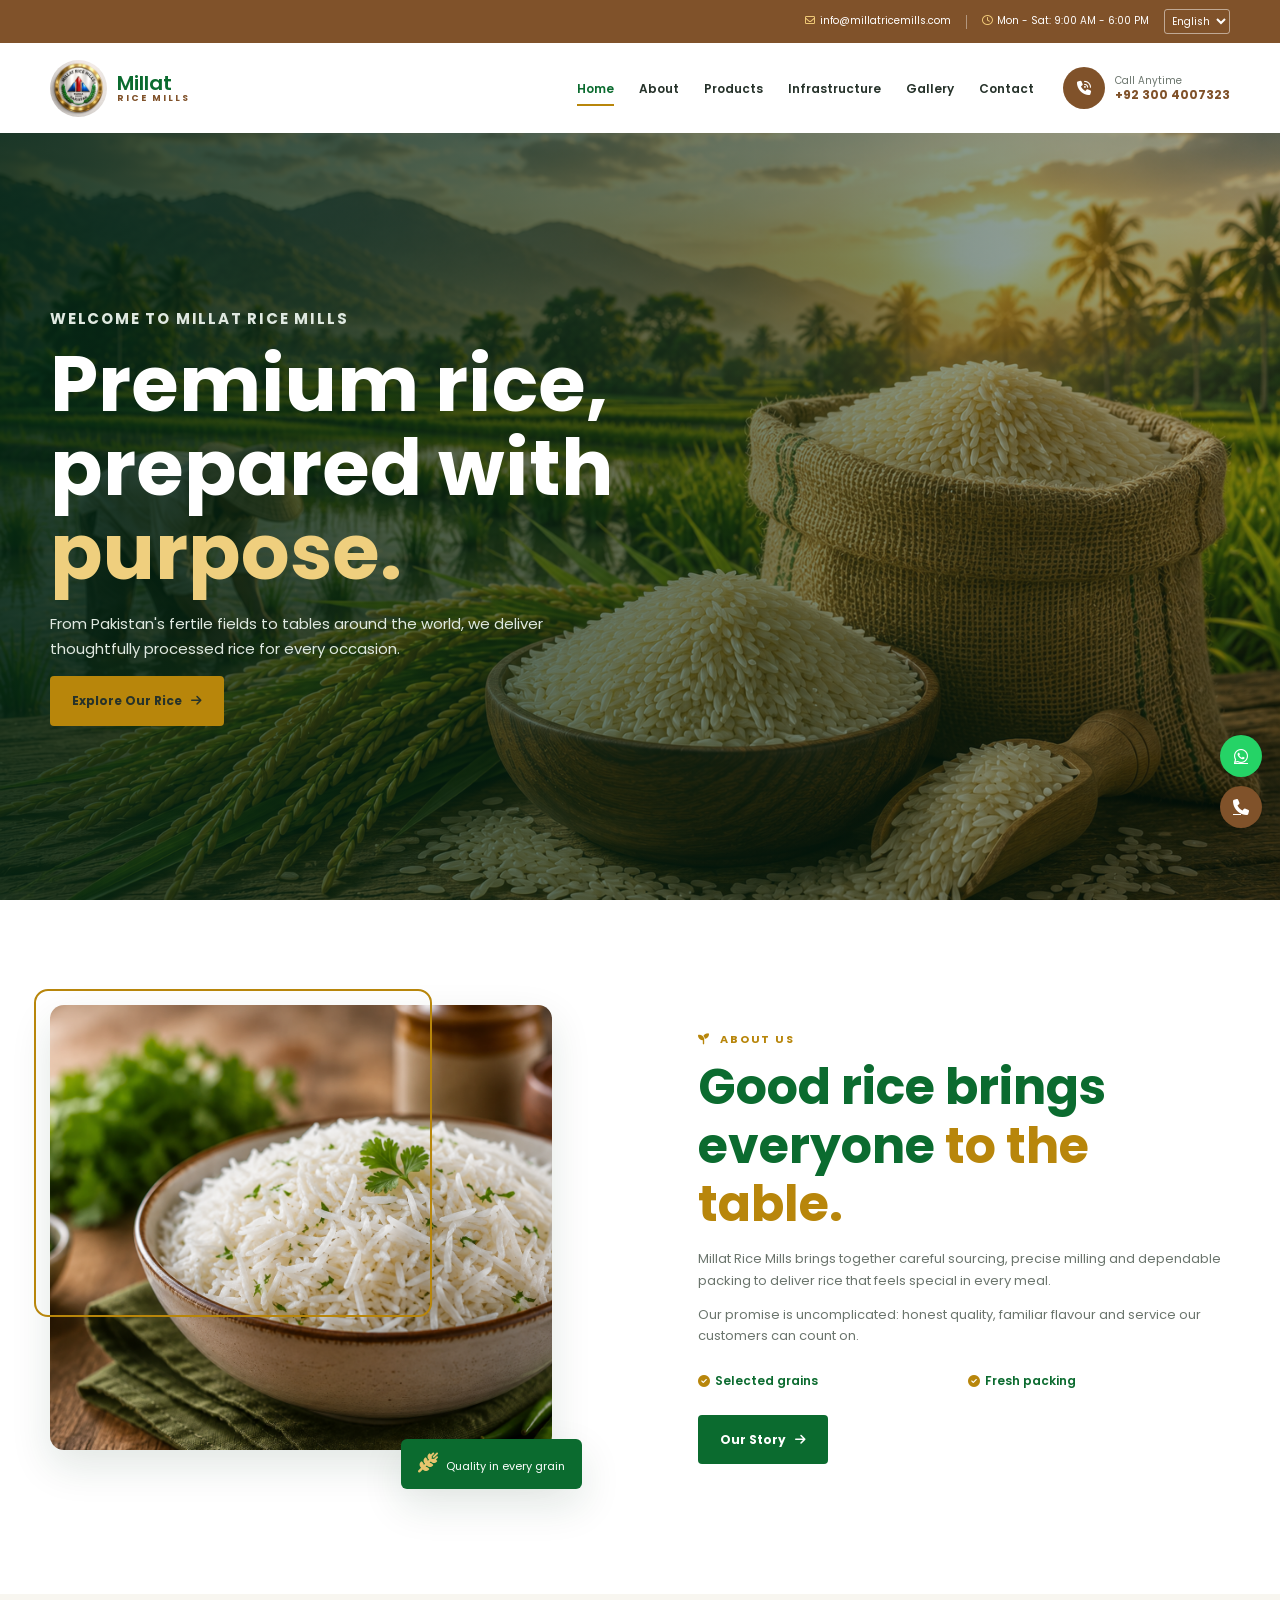
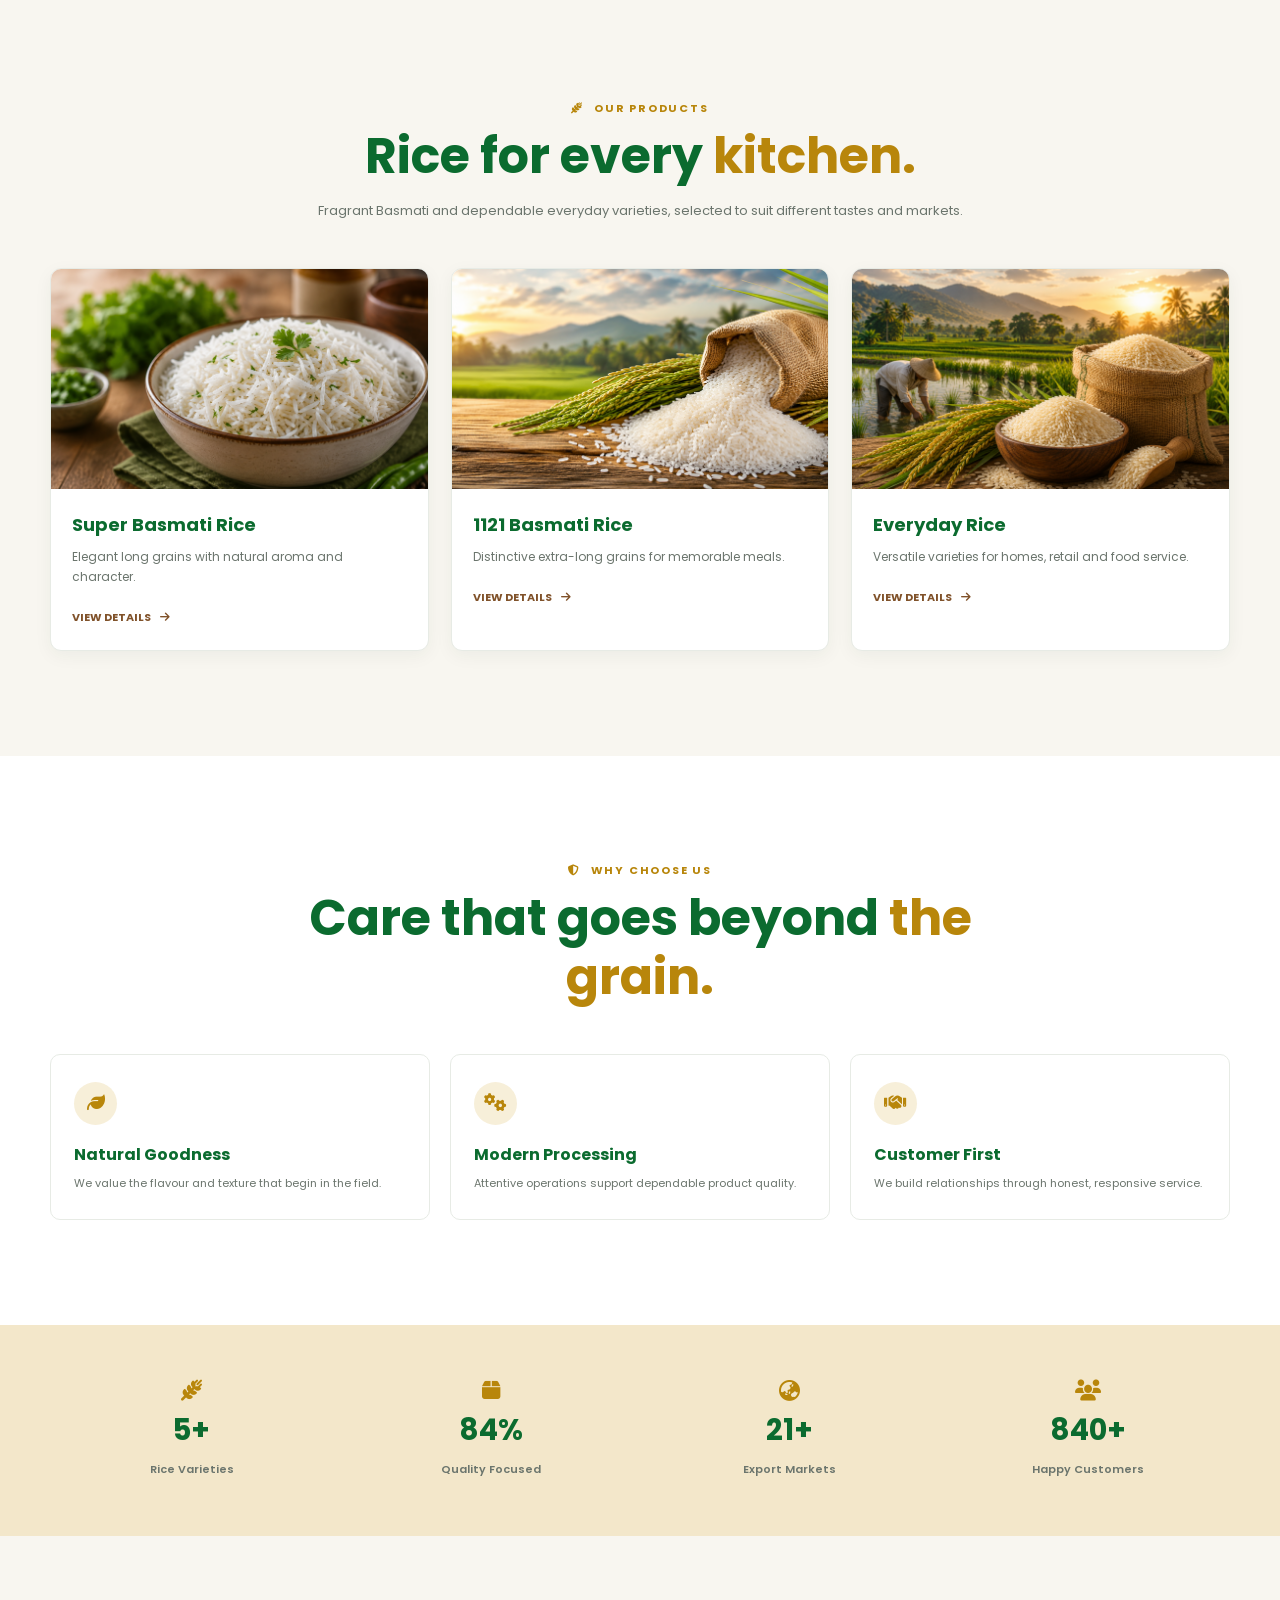
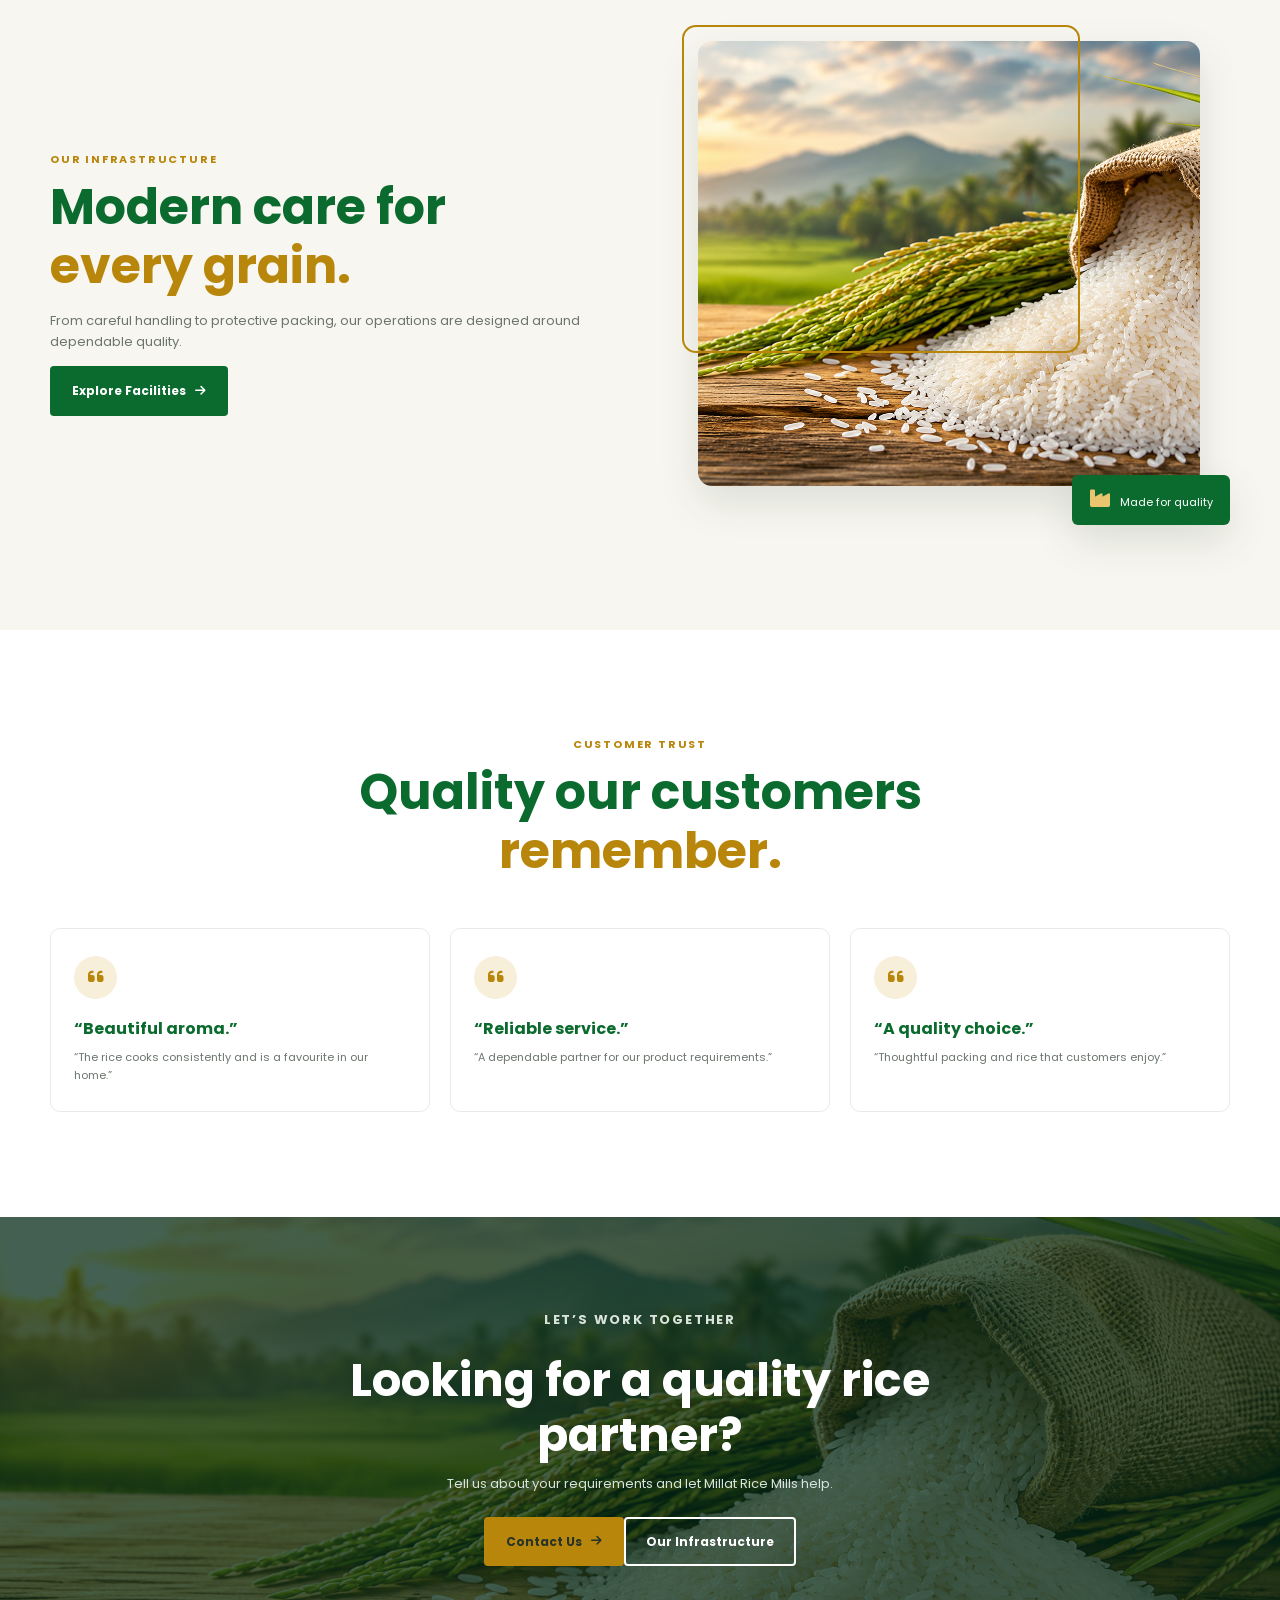
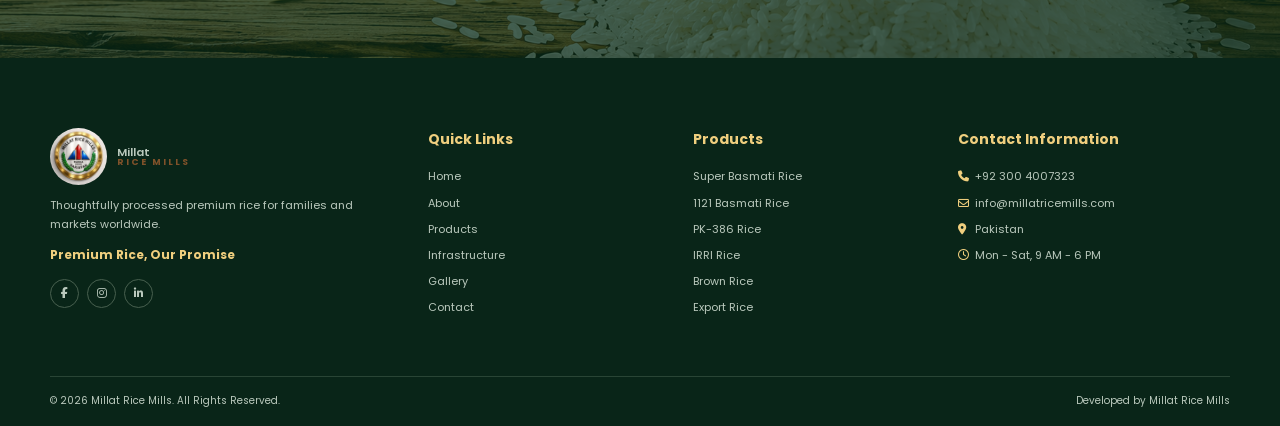
<file: index.html>
<!DOCTYPE html><html lang="en"><head><meta charset="UTF-8"><meta name="viewport" content="width=device-width,initial-scale=1.0"><meta name="description" content="Millat Rice Mills - premium Pakistani rice for homes and global markets."><title>Millat Rice Mills | Premium Pakistani Rice</title><link rel="preconnect" href="https://fonts.googleapis.com"><link rel="preconnect" href="https://fonts.gstatic.com" crossorigin><link href="https://fonts.googleapis.com/css2?family=Poppins:wght@400;500;600;700&display=swap" rel="stylesheet"><link rel="stylesheet" href="https://cdnjs.cloudflare.com/ajax/libs/font-awesome/6.7.2/css/all.min.css"><link rel="stylesheet" href="style.css"></head><body><a class="skip-link" href="#main">Skip to content</a><header class="site-header"><div class="topbar"><div class="container"><a href="mailto:info@millatricemills.com"><i class="fa-regular fa-envelope"></i>info@millatricemills.com</a><span class="topbar__line"></span><span><i class="fa-regular fa-clock"></i>Mon - Sat: 9:00 AM - 6:00 PM</span><select aria-label="Language"><option>English</option><option>Urdu</option></select></div></div><nav class="main-nav" aria-label="Primary navigation"><div class="container"><a class="brand" href="index.html"><img src="images/logo.jpeg" alt="Millat Rice Mills logo"><span>Millat <b>Rice Mills</b></span></a><button class="menu-toggle" aria-label="Open navigation" aria-expanded="false"><i class="fa-solid fa-bars"></i></button><ul class="nav-links"><li><a class="is-active" href="index.html">Home</a></li><li><a href="about.html">About</a></li><li><a href="products.html">Products</a></li><li><a href="infrastructure.html">Infrastructure</a></li><li><a href="gallery.html">Gallery</a></li><li><a href="contact.html">Contact</a></li></ul><a class="call-link" href="tel:+923004007323"><i class="fa-solid fa-phone-volume"></i><span>Call Anytime<b>+92 300 4007323</b></span></a></div></nav></header><main id="main"><section class="hero home-hero"><div class="container reveal"><p class="eyebrow">Welcome to Millat Rice Mills</p><h1>Premium rice, prepared with <span style="color:#efcf7e">purpose.</span></h1><p>From Pakistan's fertile fields to tables around the world, we deliver thoughtfully processed rice for every occasion.</p><a class="button button--gold" href="products.html">Explore Our Rice <i class="fa-solid fa-arrow-right"></i></a></div></section><section class="section"><div class="container split"><div class="split__image reveal"><img src="images/bowl-rice.png" alt="Premium Millat rice"><span class="split__badge"><i class="fa-solid fa-wheat-awn"></i>Quality in every grain</span></div><div class="split__copy reveal"><p class="eyebrow"><i class="fa-solid fa-seedling"></i> About Us</p><h2>Good rice brings everyone <em>to the table.</em></h2><p>Millat Rice Mills brings together careful sourcing, precise milling and dependable packing to deliver rice that feels special in every meal.</p><p>Our promise is uncomplicated: honest quality, familiar flavour and service our customers can count on.</p><div class="check-list"><span><i class="fa-solid fa-circle-check"></i>Selected grains</span><span><i class="fa-solid fa-circle-check"></i>Fresh packing</span></div><a class="button button--green" href="about.html">Our Story <i class="fa-solid fa-arrow-right"></i></a></div></div></section><section class="section section--cream"><div class="container"><header class="section-heading reveal"><p class="eyebrow"><i class="fa-solid fa-wheat-awn"></i> Our Products</p><h2>Rice for every <em>kitchen.</em></h2><p>Fragrant Basmati and dependable everyday varieties, selected to suit different tastes and markets.</p></header><div class="card-grid"><article class="card reveal"><div class="card__image"><img src="images/bowl-rice.png" alt="Super Basmati Rice"></div><div class="card__body"><h3>Super Basmati Rice</h3><p>Elegant long grains with natural aroma and character.</p><a href="products.html">View Details <i class="fa-solid fa-arrow-right"></i></a></div></article><article class="card reveal"><div class="card__image"><img src="images/rice-bag.png" alt="1121 Basmati Rice"></div><div class="card__body"><h3>1121 Basmati Rice</h3><p>Distinctive extra-long grains for memorable meals.</p><a href="products.html">View Details <i class="fa-solid fa-arrow-right"></i></a></div></article><article class="card reveal"><div class="card__image"><img src="images/hero-bg.png" alt="Non Basmati Rice"></div><div class="card__body"><h3>Everyday Rice</h3><p>Versatile varieties for homes, retail and food service.</p><a href="products.html">View Details <i class="fa-solid fa-arrow-right"></i></a></div></article></div></div></section><section class="section"><div class="container"><header class="section-heading reveal"><p class="eyebrow"><i class="fa-solid fa-shield-halved"></i> Why Choose Us</p><h2>Care that goes beyond <em>the grain.</em></h2></header><div class="feature-grid"><article class="feature reveal"><i class="fa-solid fa-leaf"></i><h3>Natural Goodness</h3><p>We value the flavour and texture that begin in the field.</p></article><article class="feature reveal"><i class="fa-solid fa-gears"></i><h3>Modern Processing</h3><p>Attentive operations support dependable product quality.</p></article><article class="feature reveal"><i class="fa-solid fa-handshake"></i><h3>Customer First</h3><p>We build relationships through honest, responsive service.</p></article></div></div></section><section class="stats"><div class="container stats__grid"><div class="stat reveal"><i class="fa-solid fa-wheat-awn"></i><strong data-count="6" data-suffix="+">0</strong><span>Rice Varieties</span></div><div class="stat reveal"><i class="fa-solid fa-box"></i><strong data-count="100" data-suffix="%">0</strong><span>Quality Focused</span></div><div class="stat reveal"><i class="fa-solid fa-earth-asia"></i><strong data-count="25" data-suffix="+">0</strong><span>Export Markets</span></div><div class="stat reveal"><i class="fa-solid fa-users"></i><strong data-count="1000" data-suffix="+">0</strong><span>Happy Customers</span></div></div></section><section class="cta"><div class="container cta__content reveal"><p class="eyebrow">Let’s Work Together</p><h2>Looking for a quality rice partner?</h2><p>Tell us about your requirements and let Millat Rice Mills help.</p><a class="button button--gold" href="contact.html">Contact Us <i class="fa-solid fa-arrow-right"></i></a><a class="button button--outline" href="infrastructure.html">Our Infrastructure</a></div></section></main><!-- FOOTER --><footer class="site-footer"><div class="container footer__main"><div><a class="brand brand--footer" href="index.html"><img src="images/logo.jpeg" alt="Millat Rice Mills logo"><span>Millat <b>Rice Mills</b></span></a><p>Thoughtfully processed premium rice for families and markets worldwide.</p><p class="footer__promise">Premium Rice, Our Promise</p><div class="social-links"><a href="#" aria-label="Facebook"><i class="fa-brands fa-facebook-f"></i></a><a href="#" aria-label="Instagram"><i class="fa-brands fa-instagram"></i></a><a href="#" aria-label="LinkedIn"><i class="fa-brands fa-linkedin-in"></i></a></div></div><div><h3>Quick Links</h3><ul><li><a href="index.html">Home</a></li><li><a href="about.html">About</a></li><li><a href="products.html">Products</a></li><li><a href="infrastructure.html">Infrastructure</a></li><li><a href="gallery.html">Gallery</a></li><li><a href="contact.html">Contact</a></li></ul></div><div><h3>Products</h3><ul><li>Super Basmati Rice</li><li>1121 Basmati Rice</li><li>PK-386 Rice</li><li>IRRI Rice</li><li>Brown Rice</li><li>Export Rice</li></ul></div><div><h3>Contact Information</h3><ul class="footer-contact"><li><i class="fa-solid fa-phone"></i>+92 300 4007323</li><li><i class="fa-regular fa-envelope"></i>info@millatricemills.com</li><li><i class="fa-solid fa-location-dot"></i>Pakistan</li><li><i class="fa-regular fa-clock"></i>Mon - Sat, 9 AM - 6 PM</li></ul></div></div><div class="container footer__bottom"><span>© <span id="year"></span> Millat Rice Mills. All Rights Reserved.</span><span>Developed by Millat Rice Mills</span></div></footer><div class="float-actions"><a href="https://wa.me/923004007323" aria-label="WhatsApp"><i class="fa-brands fa-whatsapp"></i></a><a href="tel:+923004007323" aria-label="Call us"><i class="fa-solid fa-phone"></i></a></div><button class="back-top" aria-label="Back to top"><i class="fa-solid fa-arrow-up"></i></button><script src="script.js"></script></body></html>
</file>
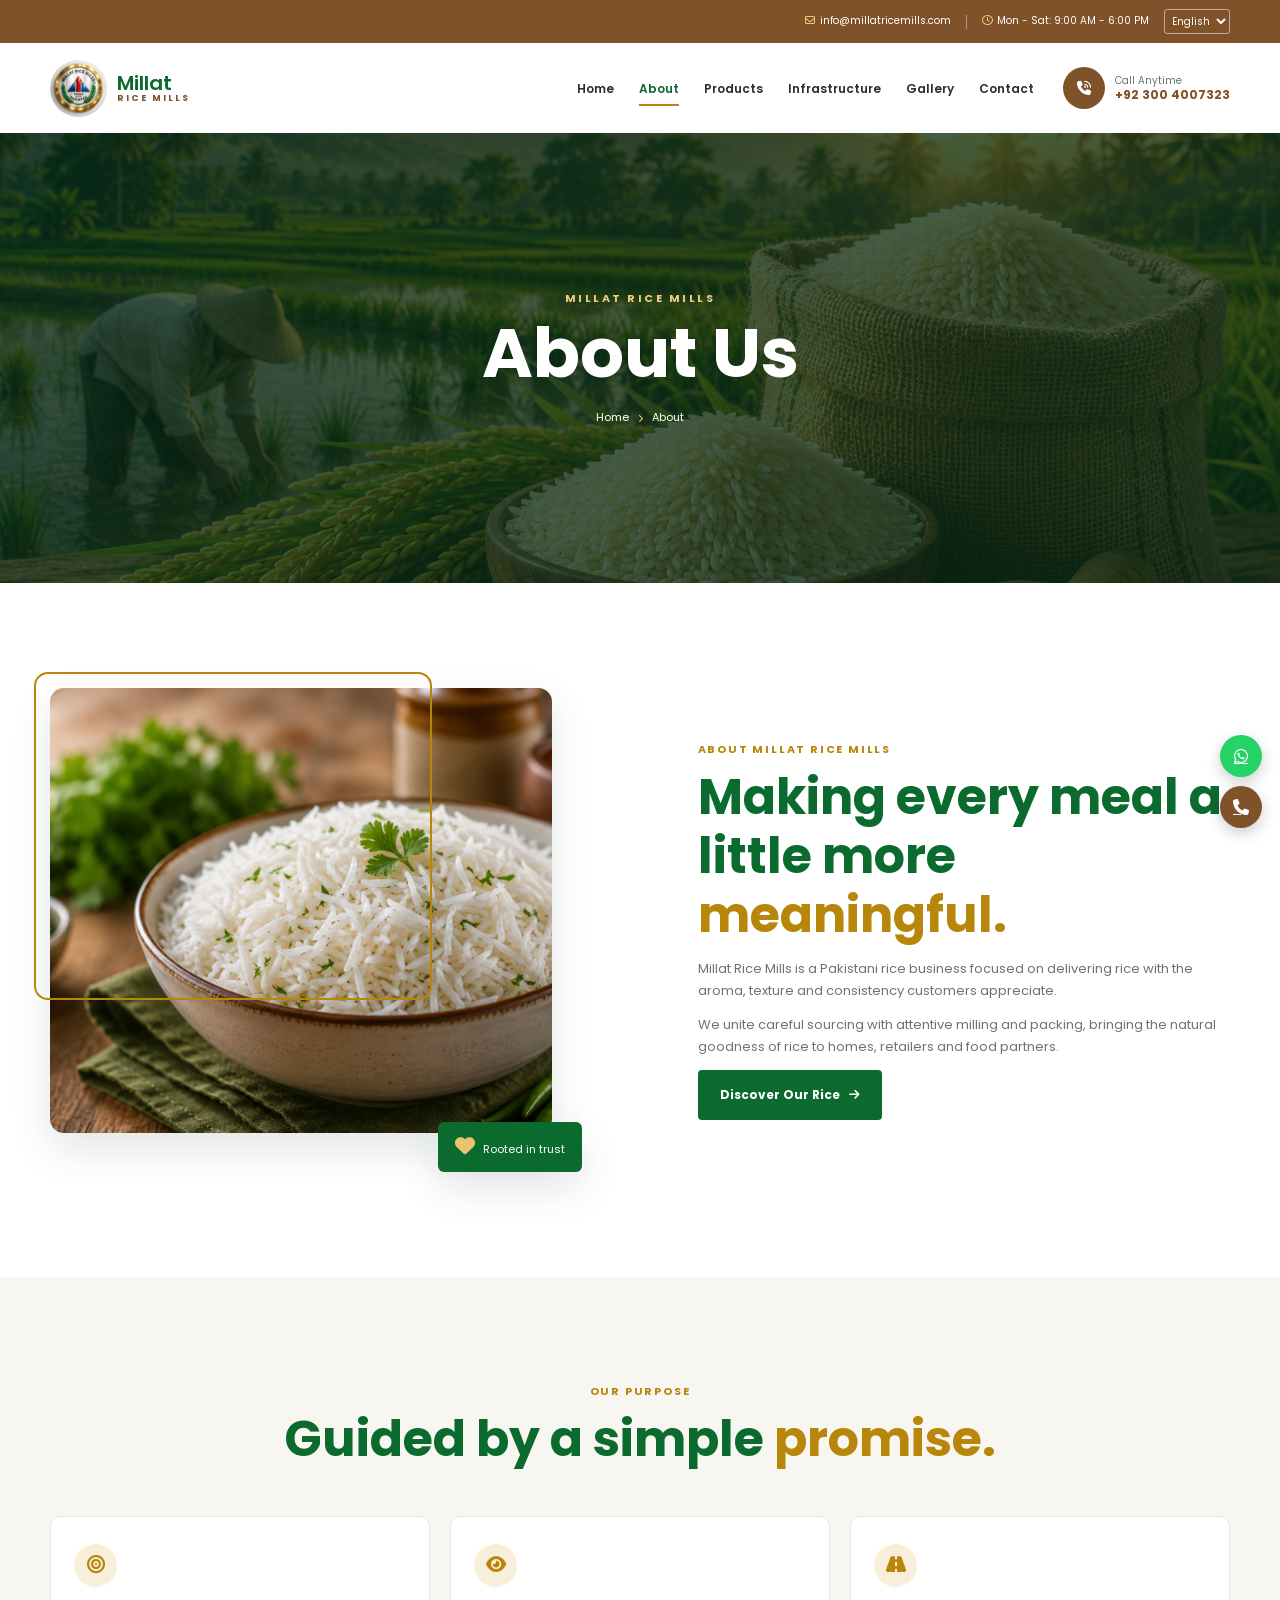
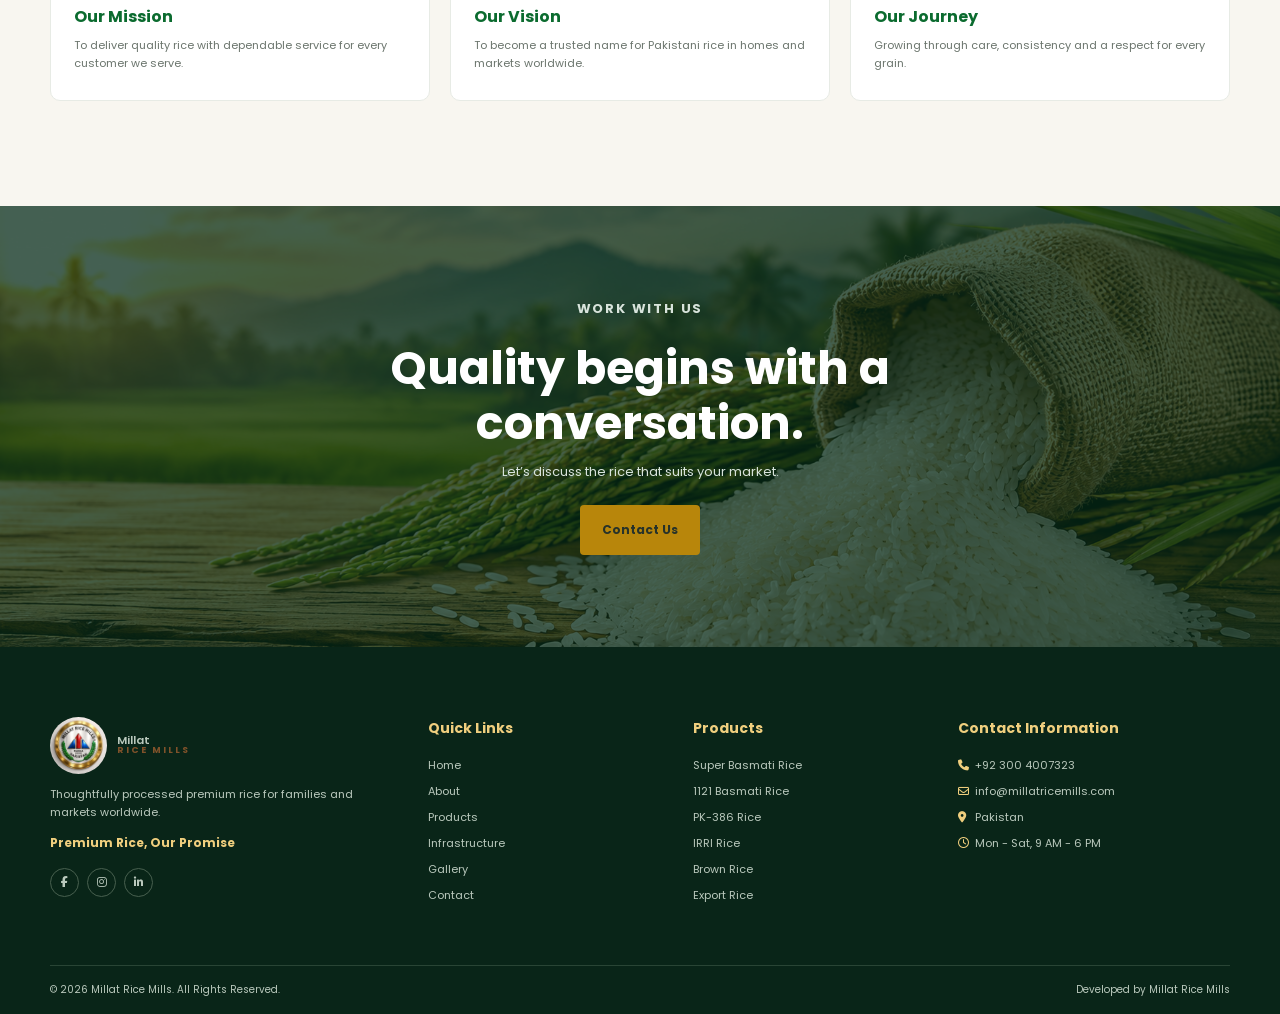
<file: about.html>
<!DOCTYPE html><html lang="en"><head><meta charset="UTF-8"><meta name="viewport" content="width=device-width,initial-scale=1.0"><meta name="description" content="About Millat Rice Mills."><title>About Us | Millat Rice Mills</title><link rel="preconnect" href="https://fonts.googleapis.com"><link rel="preconnect" href="https://fonts.gstatic.com" crossorigin><link href="https://fonts.googleapis.com/css2?family=Poppins:wght@400;500;600;700&display=swap" rel="stylesheet"><link rel="stylesheet" href="https://cdnjs.cloudflare.com/ajax/libs/font-awesome/6.7.2/css/all.min.css"><link rel="stylesheet" href="style.css"></head><body><header class="site-header" data-shared-header="about"></header><main><section class="hero"><div class="container hero__content reveal"><p>Millat Rice Mills</p><h1>About Us</h1><nav class="breadcrumb"><a href="index.html">Home</a><i class="fa-solid fa-chevron-right"></i><span>About</span></nav></div></section><section class="section"><div class="container split"><div class="split__image reveal"><img src="images/bowl-rice.png" alt="Premium rice from Millat Rice Mills"><span class="split__badge"><i class="fa-solid fa-heart"></i>Rooted in trust</span></div><div class="split__copy reveal"><p class="eyebrow">About Millat Rice Mills</p><h2>Making every meal a little more <em>meaningful.</em></h2><p>Millat Rice Mills is a Pakistani rice business focused on delivering rice with the aroma, texture and consistency customers appreciate.</p><p>We unite careful sourcing with attentive milling and packing, bringing the natural goodness of rice to homes, retailers and food partners.</p><a class="button button--green" href="products.html">Discover Our Rice <i class="fa-solid fa-arrow-right"></i></a></div></div></section><section class="section section--cream"><div class="container"><header class="section-heading reveal"><p class="eyebrow">Our Purpose</p><h2>Guided by a simple <em>promise.</em></h2></header><div class="feature-grid"><article class="feature reveal"><i class="fa-solid fa-bullseye"></i><h3>Our Mission</h3><p>To deliver quality rice with dependable service for every customer we serve.</p></article><article class="feature reveal"><i class="fa-solid fa-eye"></i><h3>Our Vision</h3><p>To become a trusted name for Pakistani rice in homes and markets worldwide.</p></article><article class="feature reveal"><i class="fa-solid fa-road"></i><h3>Our Journey</h3><p>Growing through care, consistency and a respect for every grain.</p></article></div></div></section><section class="cta"><div class="container cta__content reveal"><p class="eyebrow">Work With Us</p><h2>Quality begins with a conversation.</h2><p>Let’s discuss the rice that suits your market.</p><a class="button button--gold" href="contact.html">Contact Us</a></div></section></main><footer class="site-footer" data-shared-footer></footer><div class="float-actions"><a href="https://wa.me/923004007323" aria-label="WhatsApp"><i class="fa-brands fa-whatsapp"></i></a><a href="tel:+923004007323" aria-label="Call"><i class="fa-solid fa-phone"></i></a></div><button class="back-top" aria-label="Back to top"><i class="fa-solid fa-arrow-up"></i></button><script src="script.js"></script></body></html>
</file>
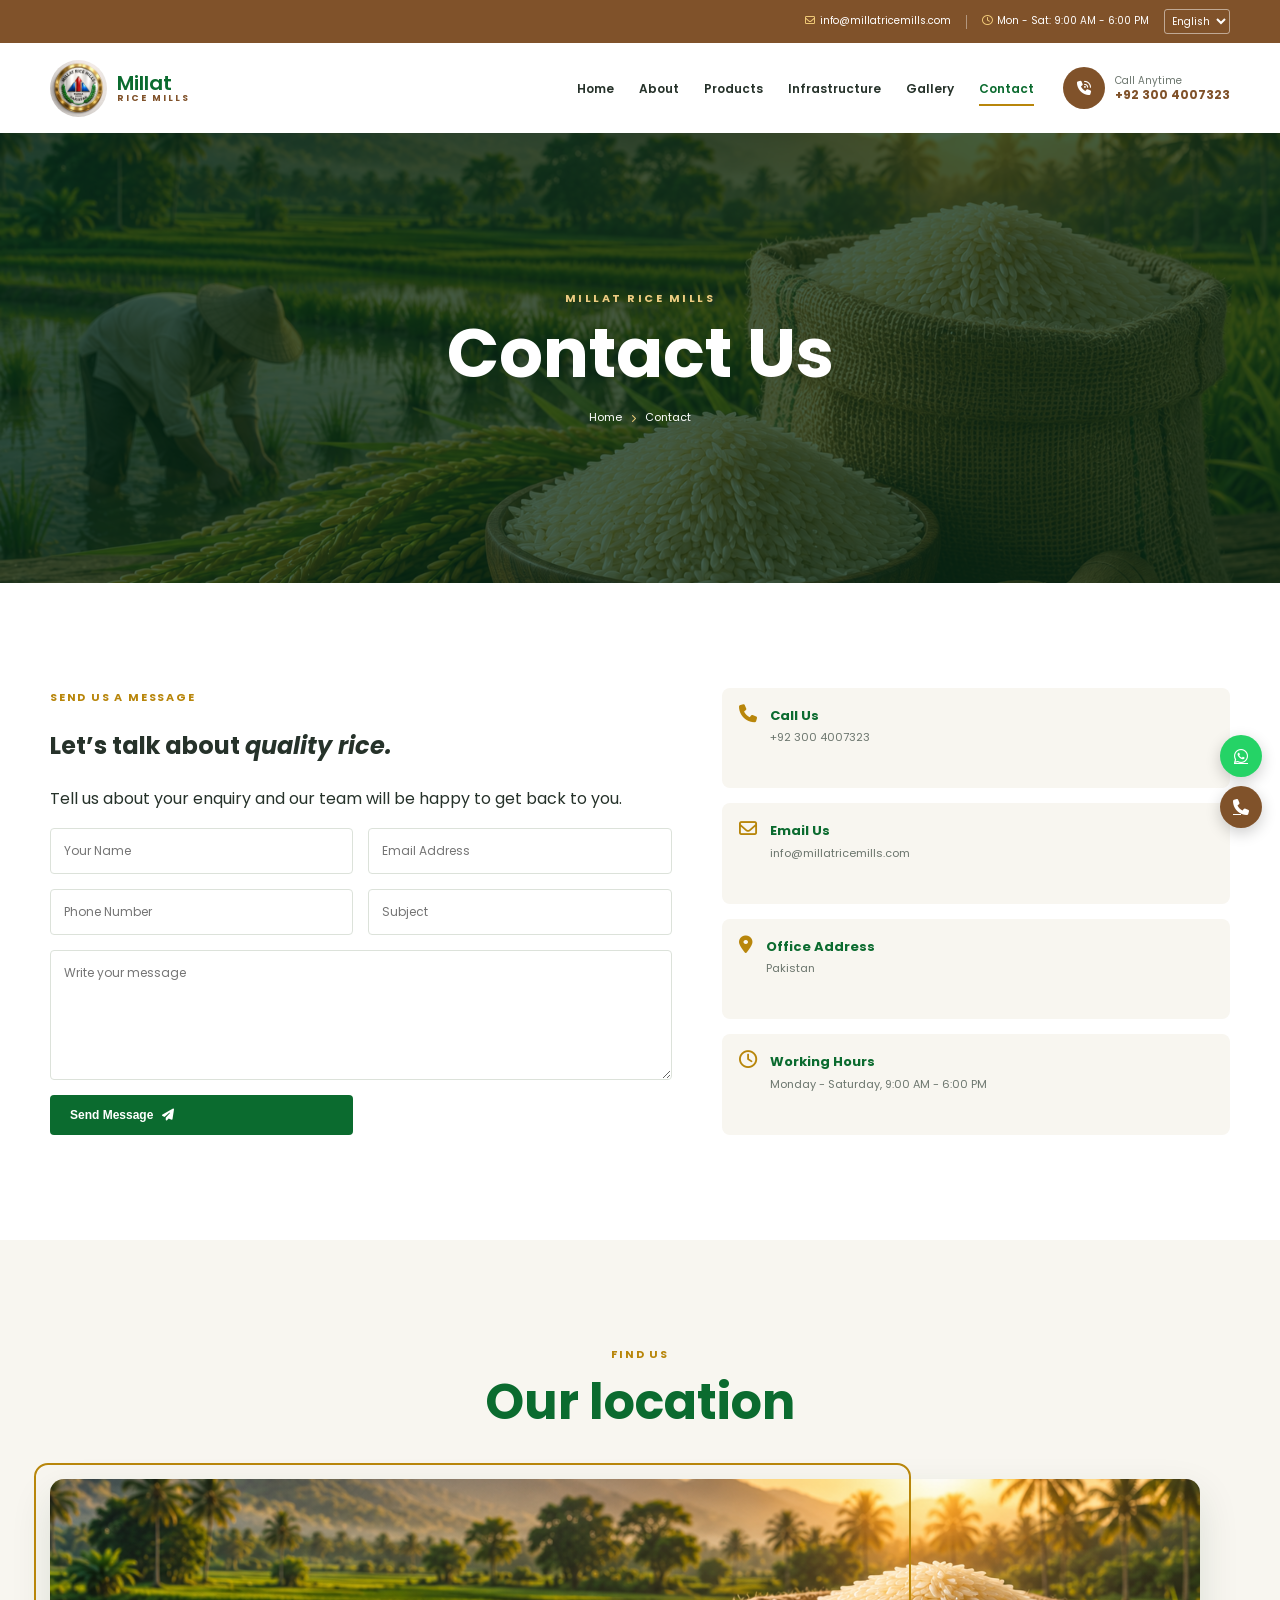
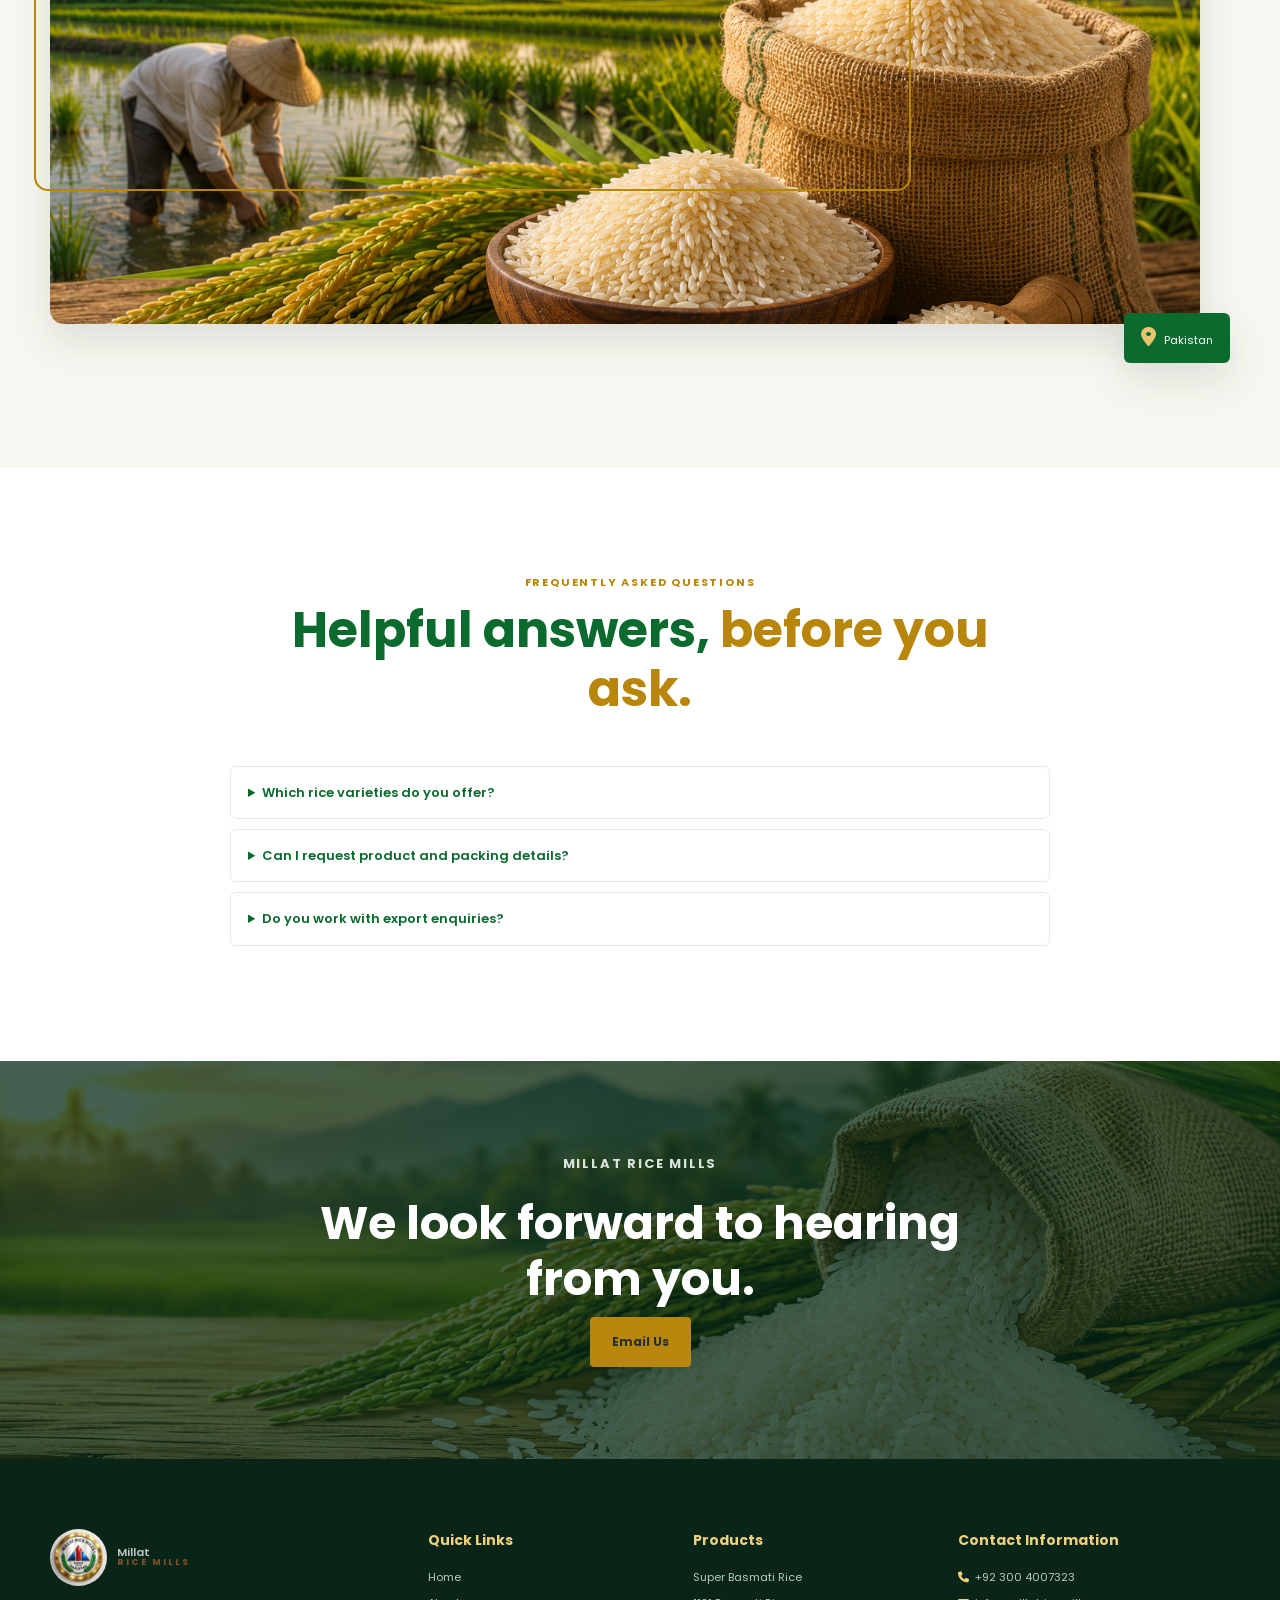
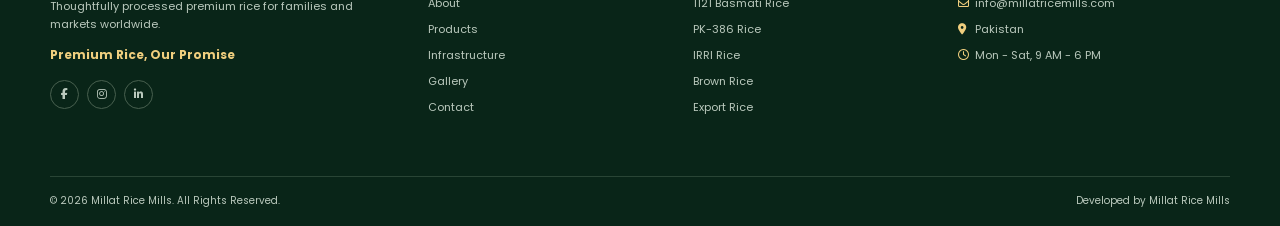
<file: contact.html>
<!DOCTYPE html><html lang="en"><head><meta charset="UTF-8"><meta name="viewport" content="width=device-width,initial-scale=1.0"><meta name="description" content="Contact Millat Rice Mills for premium Pakistani rice."><title>Contact Us | Millat Rice Mills</title><link rel="preconnect" href="https://fonts.googleapis.com"><link rel="preconnect" href="https://fonts.gstatic.com" crossorigin><link href="https://fonts.googleapis.com/css2?family=Poppins:wght@400;500;600;700&display=swap" rel="stylesheet"><link rel="stylesheet" href="https://cdnjs.cloudflare.com/ajax/libs/font-awesome/6.7.2/css/all.min.css"><link rel="stylesheet" href="style.css"></head><body><header class="site-header" data-shared-header="contact"></header><main><section class="hero"><div class="container hero__content reveal"><p>Millat Rice Mills</p><h1>Contact Us</h1><nav class="breadcrumb"><a href="index.html">Home</a><i class="fa-solid fa-chevron-right"></i><span>Contact</span></nav></div></section><section class="section"><div class="container contact-layout"><div class="reveal"><p class="eyebrow">Send Us a Message</p><h2>Let’s talk about <em>quality rice.</em></h2><p>Tell us about your enquiry and our team will be happy to get back to you.</p><form class="contact-form" action="#" method="post"><input aria-label="Full name" name="name" placeholder="Your Name" required><input aria-label="Email address" type="email" name="email" placeholder="Email Address" required><input aria-label="Phone number" name="phone" placeholder="Phone Number"><input aria-label="Subject" name="subject" placeholder="Subject"><textarea aria-label="Message" name="message" placeholder="Write your message" required></textarea><button class="button button--green" type="submit">Send Message <i class="fa-solid fa-paper-plane"></i></button></form></div><aside class="contact-details reveal"><div class="contact-detail"><i class="fa-solid fa-phone"></i><div><h3>Call Us</h3><p>+92 300 4007323</p></div></div><div class="contact-detail"><i class="fa-regular fa-envelope"></i><div><h3>Email Us</h3><p>info@millatricemills.com</p></div></div><div class="contact-detail"><i class="fa-solid fa-location-dot"></i><div><h3>Office Address</h3><p>Pakistan</p></div></div><div class="contact-detail"><i class="fa-regular fa-clock"></i><div><h3>Working Hours</h3><p>Monday - Saturday, 9:00 AM - 6:00 PM</p></div></div></aside></div></section><section class="section section--cream"><div class="container"><header class="section-heading reveal"><p class="eyebrow">Find Us</p><h2>Our location</h2></header><div class="split__image reveal"><img src="images/hero-bg.png" alt="Map placeholder for Millat Rice Mills"><span class="split__badge"><i class="fa-solid fa-location-dot"></i>Pakistan</span></div></div></section><section class="section"><div class="container"><header class="section-heading reveal"><p class="eyebrow">Frequently Asked Questions</p><h2>Helpful answers, <em>before you ask.</em></h2></header><div class="faq reveal"><details><summary>Which rice varieties do you offer?</summary><p>We offer Basmati, non-Basmati and speciality rice varieties. Contact our team for current availability.</p></details><details><summary>Can I request product and packing details?</summary><p>Yes. Send us your requirements and we will discuss suitable rice varieties and packaging options.</p></details><details><summary>Do you work with export enquiries?</summary><p>We welcome discussions with domestic and international buyers seeking dependable rice supply.</p></details></div></div></section><section class="cta"><div class="container cta__content reveal"><p class="eyebrow">Millat Rice Mills</p><h2>We look forward to hearing from you.</h2><a class="button button--gold" href="mailto:info@millatricemills.com">Email Us</a></div></section></main><footer class="site-footer" data-shared-footer></footer><div class="float-actions"><a href="https://wa.me/923004007323" aria-label="WhatsApp"><i class="fa-brands fa-whatsapp"></i></a><a href="tel:+923004007323" aria-label="Call"><i class="fa-solid fa-phone"></i></a></div><button class="back-top" aria-label="Back to top"><i class="fa-solid fa-arrow-up"></i></button><script src="script.js"></script></body></html>
</file>
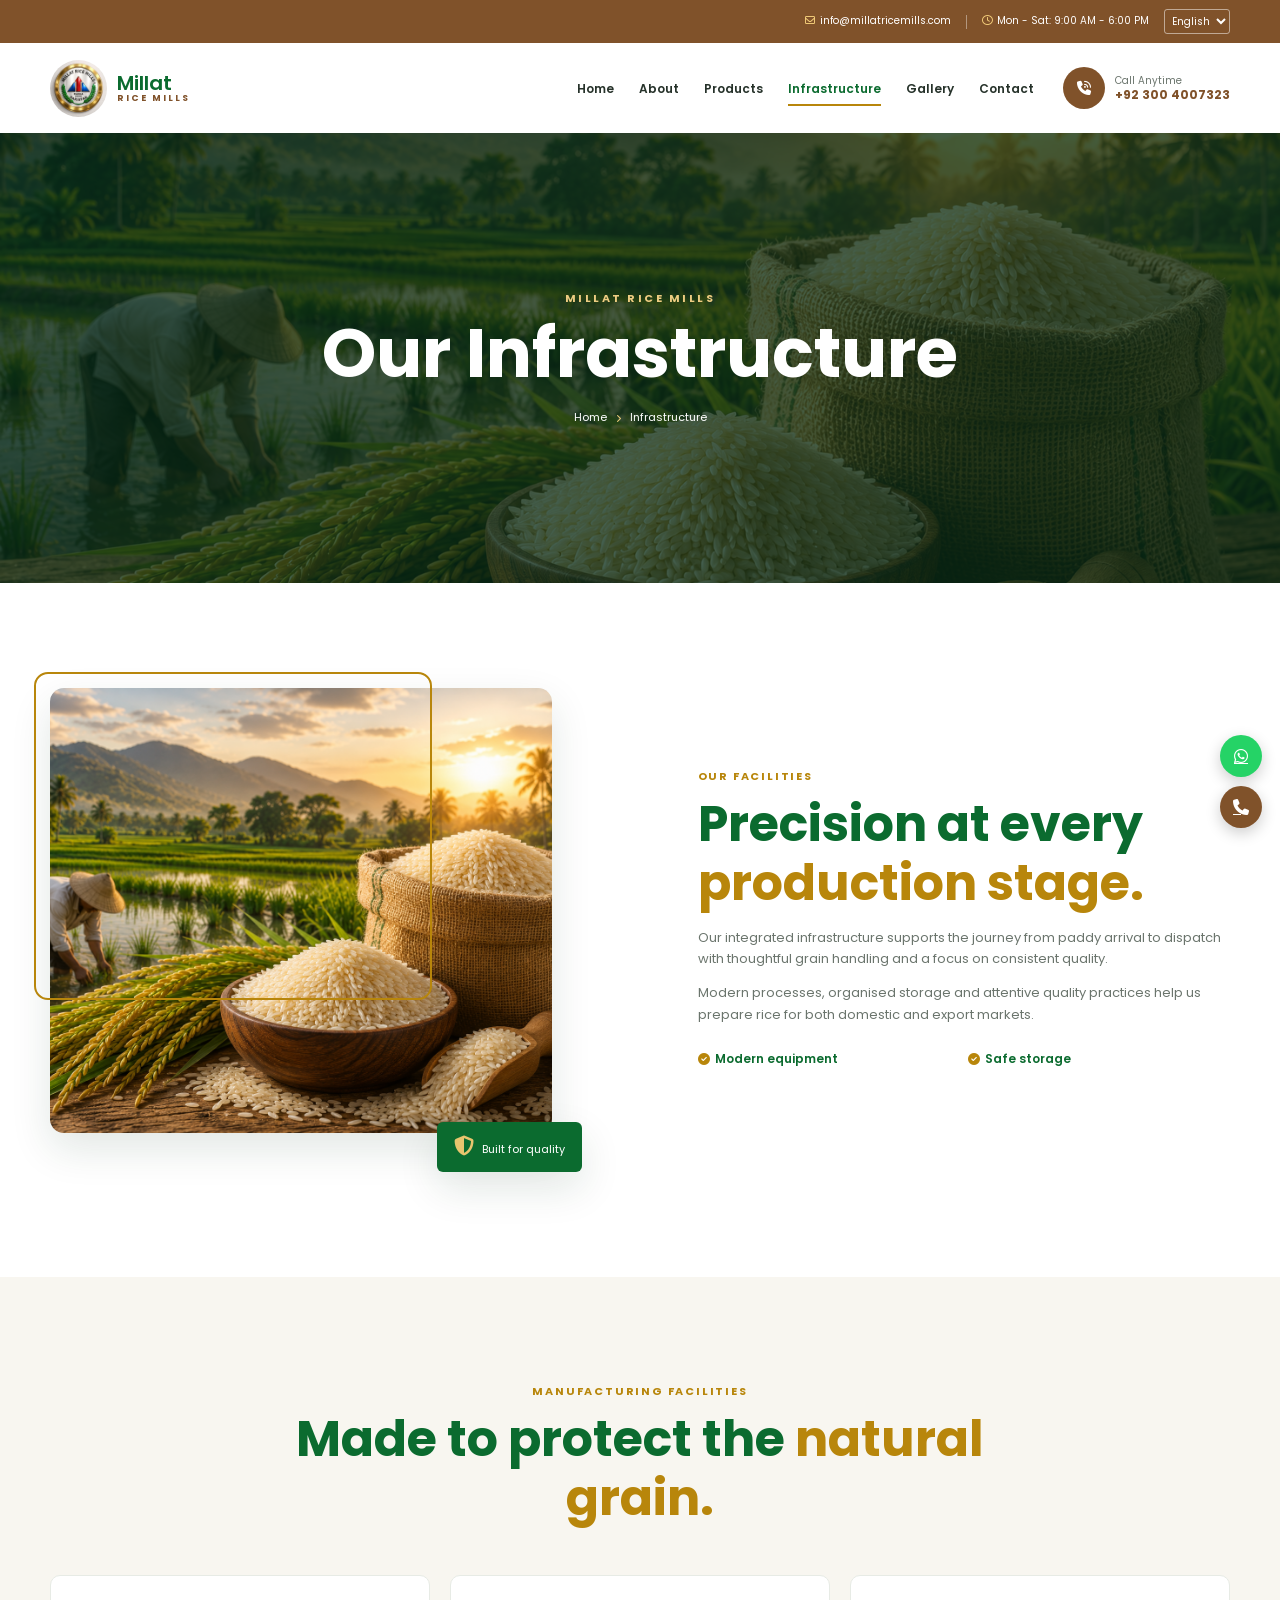
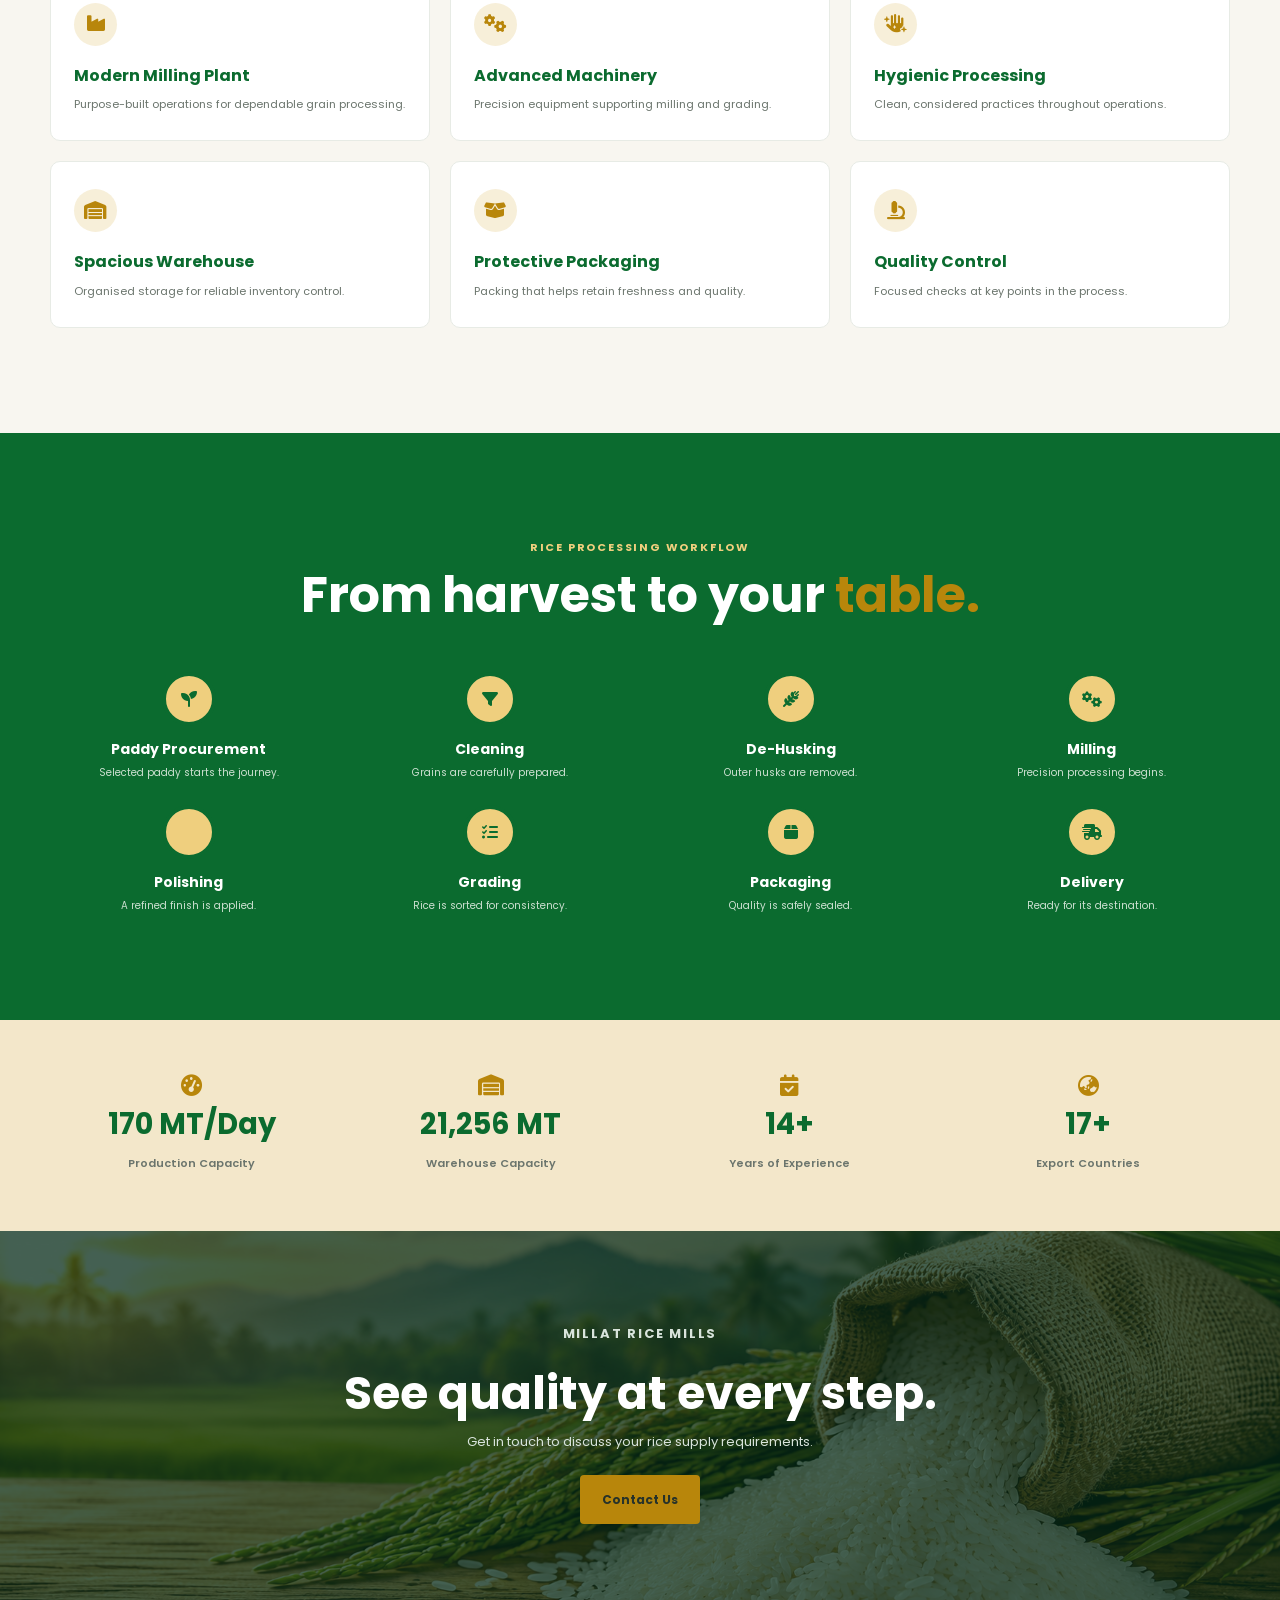
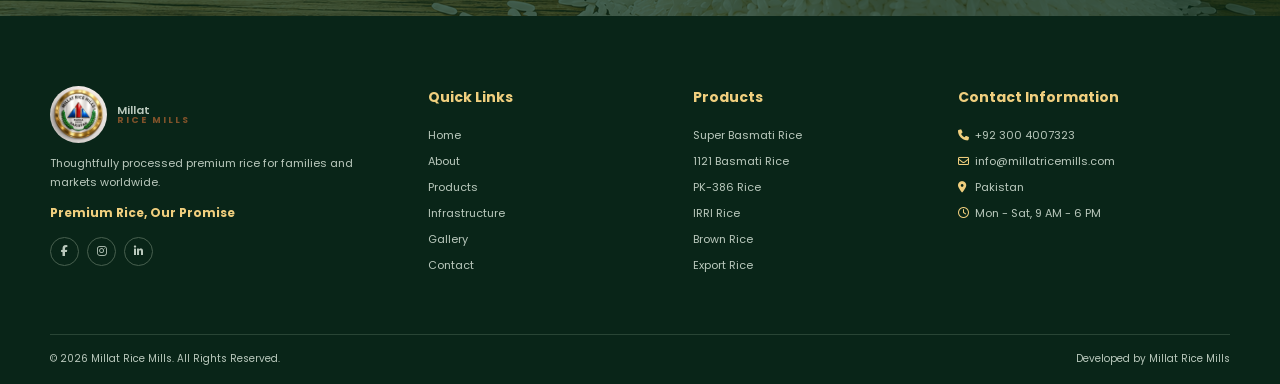
<file: infrastructure.html>
<!DOCTYPE html><html lang="en"><head><meta charset="UTF-8"><meta name="viewport" content="width=device-width,initial-scale=1.0"><meta name="description" content="Millat Rice Mills infrastructure and processing facilities."><title>Infrastructure | Millat Rice Mills</title><link rel="preconnect" href="https://fonts.googleapis.com"><link rel="preconnect" href="https://fonts.gstatic.com" crossorigin><link href="https://fonts.googleapis.com/css2?family=Poppins:wght@400;500;600;700&display=swap" rel="stylesheet"><link rel="stylesheet" href="https://cdnjs.cloudflare.com/ajax/libs/font-awesome/6.7.2/css/all.min.css"><link rel="stylesheet" href="style.css"></head><body><header class="site-header" data-shared-header="infrastructure"></header><main><section class="hero"><div class="container hero__content reveal"><p>Millat Rice Mills</p><h1>Our Infrastructure</h1><nav class="breadcrumb"><a href="index.html">Home</a><i class="fa-solid fa-chevron-right"></i><span>Infrastructure</span></nav></div></section><section class="section"><div class="container split"><div class="split__image reveal"><img src="images/hero-bg.png" alt="Millat Rice Mills processing operations"><span class="split__badge"><i class="fa-solid fa-shield-halved"></i>Built for quality</span></div><div class="split__copy reveal"><p class="eyebrow">Our Facilities</p><h2>Precision at every <em>production stage.</em></h2><p>Our integrated infrastructure supports the journey from paddy arrival to dispatch with thoughtful grain handling and a focus on consistent quality.</p><p>Modern processes, organised storage and attentive quality practices help us prepare rice for both domestic and export markets.</p><div class="check-list"><span><i class="fa-solid fa-circle-check"></i>Modern equipment</span><span><i class="fa-solid fa-circle-check"></i>Safe storage</span></div></div></div></section><section class="section section--cream"><div class="container"><header class="section-heading reveal"><p class="eyebrow">Manufacturing Facilities</p><h2>Made to protect the <em>natural grain.</em></h2></header><div class="feature-grid"><article class="feature reveal"><i class="fa-solid fa-industry"></i><h3>Modern Milling Plant</h3><p>Purpose-built operations for dependable grain processing.</p></article><article class="feature reveal"><i class="fa-solid fa-gears"></i><h3>Advanced Machinery</h3><p>Precision equipment supporting milling and grading.</p></article><article class="feature reveal"><i class="fa-solid fa-hand-sparkles"></i><h3>Hygienic Processing</h3><p>Clean, considered practices throughout operations.</p></article><article class="feature reveal"><i class="fa-solid fa-warehouse"></i><h3>Spacious Warehouse</h3><p>Organised storage for reliable inventory control.</p></article><article class="feature reveal"><i class="fa-solid fa-box-open"></i><h3>Protective Packaging</h3><p>Packing that helps retain freshness and quality.</p></article><article class="feature reveal"><i class="fa-solid fa-microscope"></i><h3>Quality Control</h3><p>Focused checks at key points in the process.</p></article></div></div></section><section class="section section--green"><div class="container"><header class="section-heading section-heading--light reveal"><p class="eyebrow">Rice Processing Workflow</p><h2>From harvest to your <em>table.</em></h2></header><ol class="workflow"><li class="reveal"><i class="fa-solid fa-seedling"></i><h3>Paddy Procurement</h3><p>Selected paddy starts the journey.</p></li><li class="reveal"><i class="fa-solid fa-filter"></i><h3>Cleaning</h3><p>Grains are carefully prepared.</p></li><li class="reveal"><i class="fa-solid fa-wheat-awn"></i><h3>De-Husking</h3><p>Outer husks are removed.</p></li><li class="reveal"><i class="fa-solid fa-gears"></i><h3>Milling</h3><p>Precision processing begins.</p></li><li class="reveal"><i class="fa-solid fa-sparkles"></i><h3>Polishing</h3><p>A refined finish is applied.</p></li><li class="reveal"><i class="fa-solid fa-list-check"></i><h3>Grading</h3><p>Rice is sorted for consistency.</p></li><li class="reveal"><i class="fa-solid fa-box"></i><h3>Packaging</h3><p>Quality is safely sealed.</p></li><li class="reveal"><i class="fa-solid fa-truck-fast"></i><h3>Delivery</h3><p>Ready for its destination.</p></li></ol></div></section><section class="stats"><div class="container stats__grid"><div class="stat reveal"><i class="fa-solid fa-gauge-high"></i><strong data-count="240" data-suffix=" MT/Day">0</strong><span>Production Capacity</span></div><div class="stat reveal"><i class="fa-solid fa-warehouse"></i><strong data-count="30000" data-suffix=" MT">0</strong><span>Warehouse Capacity</span></div><div class="stat reveal"><i class="fa-solid fa-calendar-check"></i><strong data-count="20" data-suffix="+">0</strong><span>Years of Experience</span></div><div class="stat reveal"><i class="fa-solid fa-earth-asia"></i><strong data-count="25" data-suffix="+">0</strong><span>Export Countries</span></div></div></section><section class="cta"><div class="container cta__content reveal"><p class="eyebrow">Millat Rice Mills</p><h2>See quality at every step.</h2><p>Get in touch to discuss your rice supply requirements.</p><a class="button button--gold" href="contact.html">Contact Us</a></div></section></main><footer class="site-footer" data-shared-footer></footer><div class="float-actions"><a href="https://wa.me/923004007323" aria-label="WhatsApp"><i class="fa-brands fa-whatsapp"></i></a><a href="tel:+923004007323" aria-label="Call"><i class="fa-solid fa-phone"></i></a></div><button class="back-top" aria-label="Back to top"><i class="fa-solid fa-arrow-up"></i></button><script src="script.js"></script></body></html>
</file>
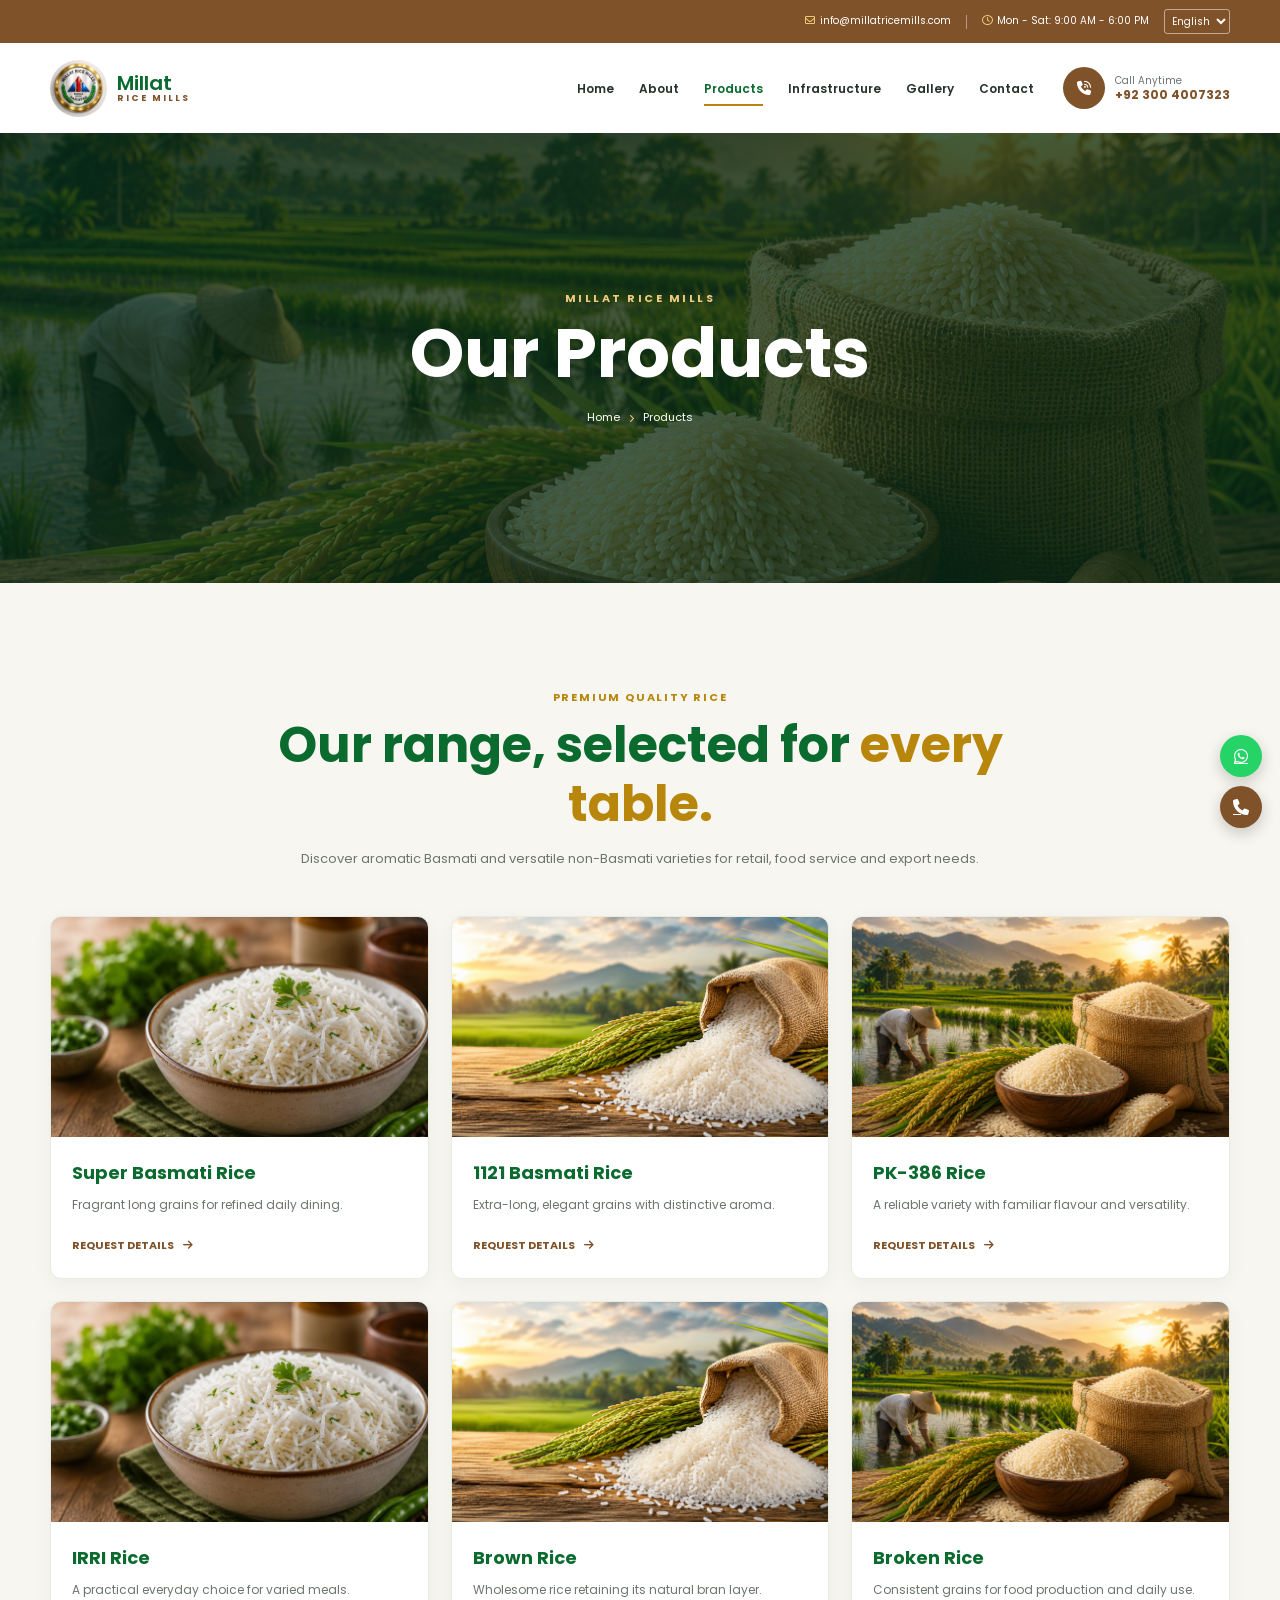
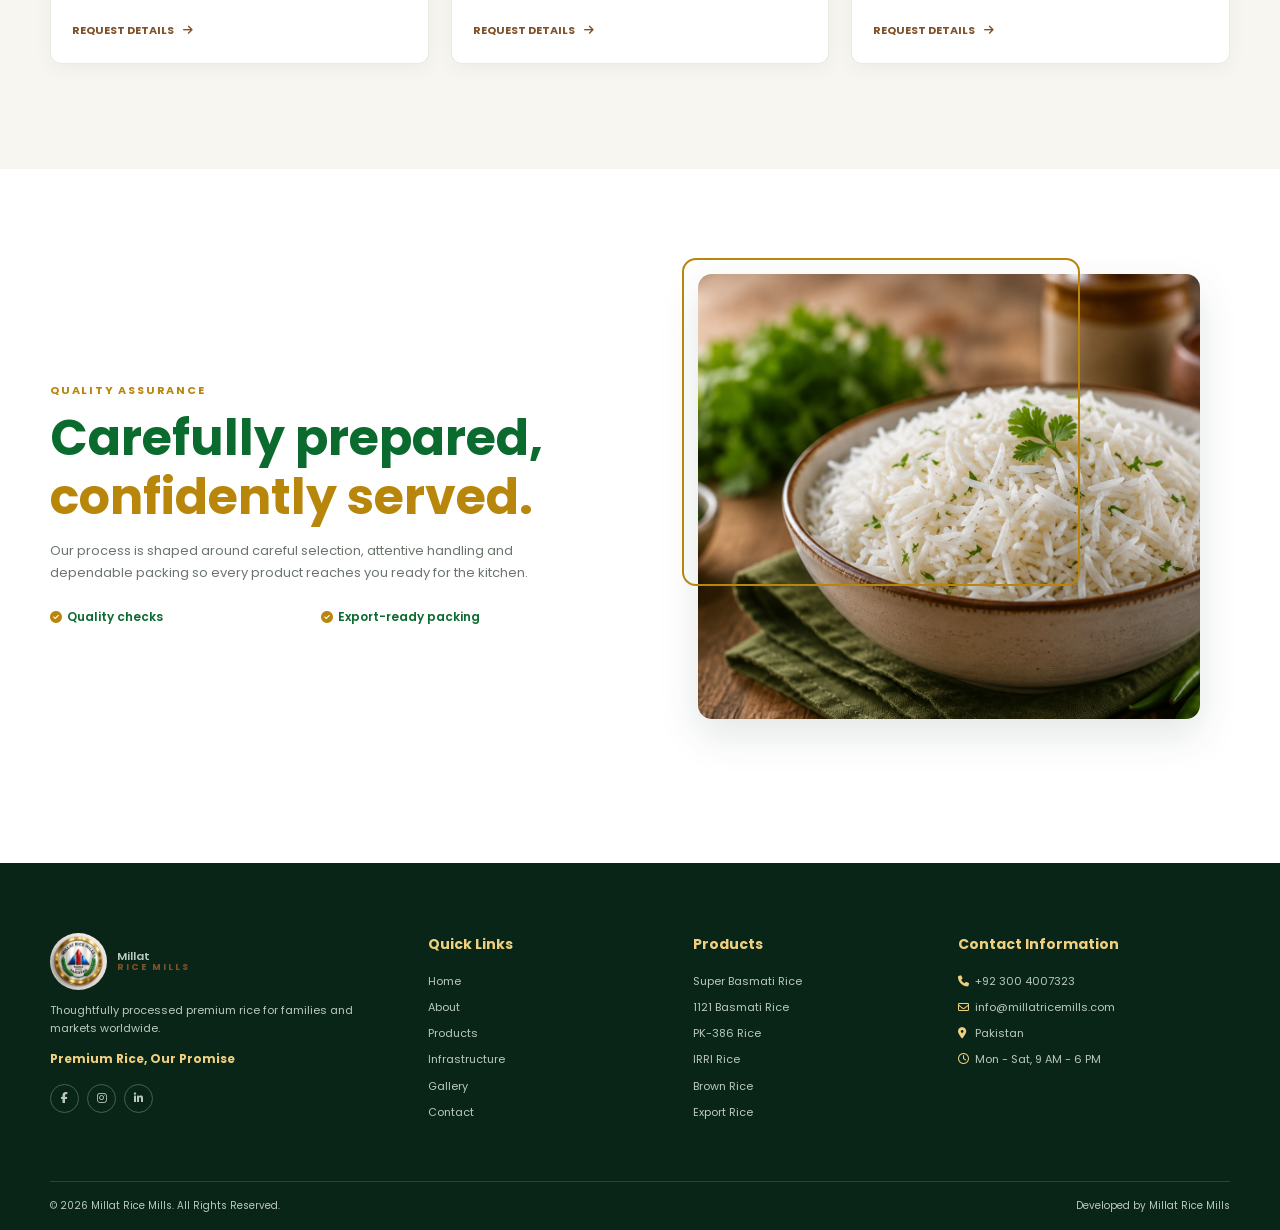
<file: products.html>
<!DOCTYPE html><html lang="en"><head><meta charset="UTF-8"><meta name="viewport" content="width=device-width,initial-scale=1.0"><meta name="description" content="Premium rice products from Millat Rice Mills."><title>Products | Millat Rice Mills</title><link rel="preconnect" href="https://fonts.googleapis.com"><link rel="preconnect" href="https://fonts.gstatic.com" crossorigin><link href="https://fonts.googleapis.com/css2?family=Poppins:wght@400;500;600;700&display=swap" rel="stylesheet"><link rel="stylesheet" href="https://cdnjs.cloudflare.com/ajax/libs/font-awesome/6.7.2/css/all.min.css"><link rel="stylesheet" href="style.css"></head><body><header class="site-header" data-shared-header="products"></header><main><section class="hero"><div class="container hero__content reveal"><p>Millat Rice Mills</p><h1>Our Products</h1><nav class="breadcrumb"><a href="index.html">Home</a><i class="fa-solid fa-chevron-right"></i><span>Products</span></nav></div></section><section class="section section--cream"><div class="container"><header class="section-heading reveal"><p class="eyebrow">Premium Quality Rice</p><h2>Our range, selected for <em>every table.</em></h2><p>Discover aromatic Basmati and versatile non-Basmati varieties for retail, food service and export needs.</p></header><div class="card-grid"><article class="card reveal"><div class="card__image"><img src="images/bowl-rice.png" alt="Super Basmati Rice"></div><div class="card__body"><h3>Super Basmati Rice</h3><p>Fragrant long grains for refined daily dining.</p><a href="contact.html">Request Details <i class="fa-solid fa-arrow-right"></i></a></div></article><article class="card reveal"><div class="card__image"><img src="images/rice-bag.png" alt="1121 Basmati Rice"></div><div class="card__body"><h3>1121 Basmati Rice</h3><p>Extra-long, elegant grains with distinctive aroma.</p><a href="contact.html">Request Details <i class="fa-solid fa-arrow-right"></i></a></div></article><article class="card reveal"><div class="card__image"><img src="images/hero-bg.png" alt="PK-386 Rice"></div><div class="card__body"><h3>PK-386 Rice</h3><p>A reliable variety with familiar flavour and versatility.</p><a href="contact.html">Request Details <i class="fa-solid fa-arrow-right"></i></a></div></article><article class="card reveal"><div class="card__image"><img src="images/bowl-rice.png" alt="IRRI Rice"></div><div class="card__body"><h3>IRRI Rice</h3><p>A practical everyday choice for varied meals.</p><a href="contact.html">Request Details <i class="fa-solid fa-arrow-right"></i></a></div></article><article class="card reveal"><div class="card__image"><img src="images/rice-bag.png" alt="Brown Rice"></div><div class="card__body"><h3>Brown Rice</h3><p>Wholesome rice retaining its natural bran layer.</p><a href="contact.html">Request Details <i class="fa-solid fa-arrow-right"></i></a></div></article><article class="card reveal"><div class="card__image"><img src="images/hero-bg.png" alt="Broken Rice"></div><div class="card__body"><h3>Broken Rice</h3><p>Consistent grains for food production and daily use.</p><a href="contact.html">Request Details <i class="fa-solid fa-arrow-right"></i></a></div></article></div></div></section><section class="section"><div class="container split"><div class="split__copy reveal"><p class="eyebrow">Quality Assurance</p><h2>Carefully prepared, <em>confidently served.</em></h2><p>Our process is shaped around careful selection, attentive handling and dependable packing so every product reaches you ready for the kitchen.</p><div class="check-list"><span><i class="fa-solid fa-circle-check"></i>Quality checks</span><span><i class="fa-solid fa-circle-check"></i>Export-ready packing</span></div></div><div class="split__image reveal"><img src="images/bowl-rice.png" alt="Millat Rice Mills quality assurance"></div></div></section></main><footer class="site-footer" data-shared-footer></footer><div class="float-actions"><a href="https://wa.me/923004007323" aria-label="WhatsApp"><i class="fa-brands fa-whatsapp"></i></a><a href="tel:+923004007323" aria-label="Call"><i class="fa-solid fa-phone"></i></a></div><button class="back-top" aria-label="Back to top"><i class="fa-solid fa-arrow-up"></i></button><script src="script.js"></script></body></html>
</file>
<file: style.css>
:root{--green:#0B6B2F;--green-dark:#074b21;--gold:#B8860B;--brown:#80522a;--ink:#26322a;--muted:#6b756d;--cream:#f8f6f0;--white:#fff;--line:#e7ebe5;--shadow:0 16px 40px rgba(20,57,34,.12);--container:1180px;--ease:250ms ease}*{box-sizing:border-box}html{scroll-behavior:smooth}body{margin:0;color:var(--ink);font-family:Poppins,sans-serif;line-height:1.65}.container{width:min(var(--container),calc(100% - 48px));margin:auto}.skip-link{position:absolute;left:-9999px}.skip-link:focus{left:12px;top:12px;z-index:99;background:#fff;padding:10px}.topbar{max-height:43px;overflow:hidden;background:var(--brown);color:#fff;transition:max-height .35s,opacity .25s}.topbar .container{min-height:43px;display:flex;justify-content:flex-end;align-items:center;gap:15px;font-size:10px}.topbar a{color:#fff;text-decoration:none}.topbar i{color:#f5cf7b;margin-right:5px}.topbar__line{height:14px;border-left:1px solid rgba(255,255,255,.4)}.topbar select{border:1px solid rgba(255,255,255,.5);border-radius:3px;background:transparent;color:#fff;font:inherit;padding:3px}.topbar option{color:var(--ink)}.site-header{position:sticky;top:0;z-index:50;background:#fff}.main-nav{height:90px;transition:height .35s,box-shadow .35s}.main-nav .container{height:100%;display:flex;align-items:center;gap:29px}.brand{display:flex;align-items:center;gap:10px;margin-right:auto;color:var(--green);font-size:20px;font-weight:600;line-height:1.1;text-decoration:none}.brand img{width:57px;height:57px;border-radius:50%;object-fit:cover;transition:.35s}.brand b{display:block;color:var(--brown);font-size:9px;letter-spacing:2px;text-transform:uppercase}.nav-links{display:flex;gap:25px;margin:0;padding:0;list-style:none}.nav-links a{position:relative;color:var(--ink);font-size:12px;font-weight:600;text-decoration:none}.nav-links a:after{position:absolute;right:0;bottom:-9px;left:0;width:0;height:2px;margin:auto;background:var(--gold);content:"";transition:width var(--ease)}.nav-links a:hover,.nav-links .is-active{color:var(--green)}.nav-links a:hover:after,.nav-links .is-active:after{width:100%}.call-link{display:flex;align-items:center;gap:10px;color:var(--muted);font-size:10px;line-height:1.3;text-decoration:none}.call-link>i{display:grid;width:42px;height:42px;place-items:center;border-radius:50%;background:var(--brown);color:#fff;font-size:14px}.call-link b{display:block;color:var(--brown);font-size:12px}.menu-toggle{display:none;border:0;background:none;color:var(--brown);font-size:22px;cursor:pointer}.site-header.is-scrolled .topbar{max-height:0;opacity:0}.site-header.is-scrolled .main-nav{height:68px;box-shadow:0 5px 19px rgba(18,46,28,.14)}.site-header.is-scrolled .brand img{width:44px;height:44px}.hero{position:relative;min-height:450px;display:grid;place-items:center;background:url('images/hero-bg.png') center/cover;color:#fff;text-align:center}.hero:after,.cta:after{position:absolute;inset:0;background:rgba(5,43,23,.74);content:""}.hero__content,.cta__content{position:relative;z-index:1}.hero__content p{margin:0 0 8px;color:#edcc82;font-size:11px;font-weight:700;letter-spacing:2.5px;text-transform:uppercase}.hero h1{margin:0 0 17px;font-size:clamp(42px,6vw,69px);line-height:1.1}.breadcrumb{display:flex;justify-content:center;align-items:center;gap:9px;font-size:11px}.breadcrumb a{color:#fff;text-decoration:none}.breadcrumb i{color:#efce7b;font-size:8px}.home-hero{min-height:calc(100vh - 133px);text-align:left;place-items:start}.home-hero:after{background:linear-gradient(90deg,rgba(3,37,19,.84),rgba(3,37,19,.35))}.home-hero .container{position:relative;z-index:1;align-self:center}.home-hero h1{max-width:720px;font-size:clamp(46px,6vw,77px)}.home-hero p{max-width:500px;color:#e0e9e1;font-size:15px}.eyebrow{margin:0 0 10px;color:var(--gold);font-size:11px;font-weight:700;letter-spacing:1.8px;text-transform:uppercase}.eyebrow i{margin-right:6px}.button{display:inline-flex;align-items:center;gap:9px;padding:13px 20px;border:2px solid transparent;border-radius:4px;font-size:12px;font-weight:700;text-decoration:none;transition:var(--ease)}.button--gold{background:var(--gold);color:var(--ink)}.button--green{background:var(--green);color:#fff}.button--outline{border-color:#fff;color:#fff}.button:hover{transform:translateY(-3px);filter:brightness(1.07)}.section{padding:105px 0}.section--cream{background:var(--cream)}.section--green{background:var(--green);color:#fff}.section-heading{max-width:730px;margin:0 auto 47px;text-align:center}.section-heading h2,.split h2{margin:0 0 14px;color:var(--green);font-size:clamp(30px,4vw,49px);line-height:1.2}.section-heading h2 em,.split h2 em{color:var(--gold);font-style:normal}.section-heading>p:last-child{margin:0;color:var(--muted);font-size:13px}.section-heading--light h2{color:#fff}.section-heading--light .eyebrow{color:#f0cf7e}.section-heading--light>p:last-child{color:#d3e1d5}.split{display:grid;grid-template-columns:1fr 1fr;align-items:center;gap:clamp(50px,9vw,125px)}.split__image{position:relative;padding:0 30px 39px 0}.split__image:before{position:absolute;top:-16px;left:-16px;width:74%;height:67%;border:2px solid var(--gold);border-radius:14px;content:""}.split__image img{display:block;width:100%;height:445px;border-radius:14px;box-shadow:var(--shadow);object-fit:cover;transition:transform .55s}.split__image:hover img{transform:scale(1.03)}.split__badge{position:absolute;right:0;bottom:0;padding:14px 17px;border-radius:6px;background:var(--green);color:#fff;font-size:11px;box-shadow:var(--shadow)}.split__badge i{color:#e8c56e;font-size:20px;margin-right:8px}.split__copy>p:not(.eyebrow){margin:0 0 13px;color:var(--muted);font-size:13px}.check-list{display:grid;grid-template-columns:1fr 1fr;gap:9px;margin:24px 0}.check-list span{color:var(--green);font-size:12px;font-weight:600}.check-list i{color:var(--gold);margin-right:5px}.card-grid{display:grid;grid-template-columns:repeat(3,1fr);gap:22px}.card{overflow:hidden;border:1px solid var(--line);border-radius:11px;background:#fff;box-shadow:0 5px 18px rgba(20,52,32,.05);transition:transform var(--ease),box-shadow var(--ease)}.card:hover{box-shadow:var(--shadow);transform:translateY(-7px)}.card img{display:block;width:100%;height:220px;object-fit:cover;transition:transform .55s}.card:hover img{transform:scale(1.09)}.card__image{overflow:hidden}.card__body{padding:21px}.card h3{margin:0 0 7px;color:var(--green);font-size:18px}.card p{margin:0 0 16px;color:var(--muted);font-size:12px}.card a{color:var(--brown);font-size:11px;font-weight:700;text-decoration:none;text-transform:uppercase}.card a i{margin-left:7px}.feature-grid{display:grid;grid-template-columns:repeat(3,1fr);gap:20px}.feature{padding:27px 23px;border:1px solid var(--line);border-radius:10px;background:#fff;transition:var(--ease)}.feature:hover{border-color:#ddc269;box-shadow:var(--shadow);transform:translateY(-6px)}.feature>i{display:grid;width:43px;height:43px;place-items:center;border-radius:50%;background:#f7efd9;color:var(--gold);font-size:18px}.feature h3{margin:17px 0 6px;color:var(--green);font-size:16px}.feature p{margin:0;color:var(--muted);font-size:11px}.stats{padding:55px 0;background:#f3e7ca}.stats__grid{display:grid;grid-template-columns:repeat(4,1fr);gap:15px}.stat{text-align:center}.stat i{color:var(--gold);font-size:21px}.stat strong{display:block;color:var(--green);font-size:29px}.stat span{color:var(--muted);font-size:11px;font-weight:600}.workflow{display:grid;grid-template-columns:repeat(4,1fr);gap:24px;margin:0;padding:0;list-style:none}.workflow li{text-align:center}.workflow i{display:grid;width:54px;height:54px;margin:0 auto 12px;place-items:center;border:4px solid var(--green);border-radius:50%;background:#efcf7e;color:var(--green)}.workflow h3{margin:0;color:#fff;font-size:14px}.workflow p{margin:4px 0 0;color:#cde0d1;font-size:10px}.gallery-grid{display:grid;grid-template-columns:repeat(3,1fr);grid-auto-rows:200px;gap:16px}.gallery-grid button{position:relative;overflow:hidden;padding:0;border:0;border-radius:10px;background:#ddd;cursor:pointer}.gallery-grid button:first-child{grid-row:span 2}.gallery-grid img{width:100%;height:100%;object-fit:cover;transition:transform .55s}.gallery-grid button:after{position:absolute;inset:0;background:rgba(5,65,31,.5);content:"";opacity:0;transition:var(--ease)}.gallery-grid i{position:absolute;z-index:1;top:50%;left:50%;display:grid;width:42px;height:42px;place-items:center;border-radius:50%;background:#fff;color:var(--green);opacity:0;transform:translate(-50%,-30%);transition:var(--ease)}.gallery-grid button:hover img{transform:scale(1.09)}.gallery-grid button:hover:after,.gallery-grid button:hover i{opacity:1}.gallery-grid button:hover i{transform:translate(-50%,-50%)}.cta{position:relative;padding:92px 0;background:url('images/rice-bag.png') center/cover;color:#fff;text-align:center}.cta__content{max-width:670px;margin:auto}.cta h2{margin:0 0 10px;font-size:clamp(30px,4vw,46px);line-height:1.2}.cta p{margin:0 0 22px;color:#d9e4dc;font-size:13px}.site-footer{background:#092518;color:#bac9bd}.footer__main{display:grid;grid-template-columns:1.5fr 1fr 1fr 1.2fr;gap:38px;padding:70px 0 52px}.footer__main h3{margin:0 0 16px;color:#f0cf7e;font-size:14px}.footer__main p,.footer__main li,.footer__main a{color:#bac9bd;font-size:11px;text-decoration:none}.footer__main ul{margin:0;padding:0;list-style:none}.footer__main li{margin-bottom:8px}.footer__main a:hover{color:#f0cf7e}.brand--footer{margin:0;color:#fff}.footer__promise{color:#f0cf7e!important;font-size:12px!important;font-weight:700}.social-links{display:flex;gap:8px;margin-top:15px}.social-links a{display:grid;width:29px;height:29px;place-items:center;border:1px solid #48604f;border-radius:50%;transition:var(--ease)}.social-links a:hover{background:var(--gold);color:var(--ink)}.footer-contact li i{width:17px;color:#f0cf7e}.footer__bottom{display:flex;justify-content:space-between;border-top:1px solid #294535;padding:16px 0;font-size:10px}.float-actions{position:fixed;z-index:40;right:18px;bottom:72px;display:grid;gap:9px}.float-actions a,.back-top{display:grid;width:42px;height:42px;place-items:center;border-radius:50%;box-shadow:0 5px 15px rgba(0,0,0,.2);color:#fff}.float-actions a:first-child{background:#25d366}.float-actions a:last-child{background:var(--brown)}.back-top{position:fixed;z-index:40;right:18px;bottom:18px;border:0;background:var(--gold);color:var(--ink);cursor:pointer;opacity:0;transform:translateY(10px);transition:var(--ease)}.back-top.is-visible{opacity:1;transform:none}.contact-layout{display:grid;grid-template-columns:1.1fr .9fr;gap:50px}.contact-form{display:grid;grid-template-columns:1fr 1fr;gap:15px}.contact-form input,.contact-form textarea{width:100%;padding:13px;border:1px solid #dce2da;border-radius:4px;color:var(--ink);font:12px Poppins}.contact-form textarea{grid-column:span 2;min-height:130px;resize:vertical}.contact-form button{border:0;cursor:pointer}.contact-details{display:grid;gap:15px}.contact-detail{display:flex;gap:13px;padding:17px;border-radius:8px;background:var(--cream)}.contact-detail i{color:var(--gold);font-size:18px}.contact-detail h3{margin:0;color:var(--green);font-size:13px}.contact-detail p{margin:2px 0 0;color:var(--muted);font-size:11px}.faq{max-width:820px;margin:auto}.faq details{margin-bottom:10px;padding:15px 17px;border:1px solid var(--line);border-radius:6px}.faq summary{cursor:pointer;color:var(--green);font-size:13px;font-weight:600}.faq p{margin:10px 0 0;color:var(--muted);font-size:12px}.lightbox{position:fixed;z-index:100;inset:0;display:flex;flex-direction:column;align-items:center;justify-content:center;gap:10px;padding:35px;background:rgba(0,0,0,.88);opacity:0;pointer-events:none;transition:var(--ease)}.lightbox.is-open{opacity:1;pointer-events:auto}.lightbox img{max-width:90vw;max-height:80vh;border-radius:5px}.lightbox p{margin:0;color:#fff;font-size:11px}.lightbox button{position:absolute;top:20px;right:25px;border:0;background:none;color:#fff;font-size:27px;cursor:pointer}.reveal{opacity:0;transform:translateY(30px);transition:opacity .65s,transform .65s}.reveal.is-visible{opacity:1;transform:none}@media(max-width:920px){.call-link span{display:none}.split,.contact-layout{grid-template-columns:1fr;gap:60px}.split__image{width:min(100% - 30px,600px)}.card-grid,.feature-grid{grid-template-columns:repeat(2,1fr)}.workflow{grid-template-columns:repeat(2,1fr)}.footer__main{grid-template-columns:repeat(2,1fr)}}@media(max-width:760px){.topbar .container{justify-content:center}.topbar__line,.topbar select{display:none}.main-nav{height:76px}.brand img{width:46px;height:46px}.menu-toggle{display:block;order:3}.nav-links{position:absolute;top:100%;right:0;left:0;display:grid;grid-template-rows:repeat(6,0fr);gap:0;overflow:hidden;background:#fff;box-shadow:0 12px 20px rgba(0,0,0,.1);opacity:0;pointer-events:none;transition:grid-template-rows .3s,opacity .2s}.nav-links.is-open{grid-template-rows:repeat(6,1fr);padding:12px 0;opacity:1;pointer-events:auto}.nav-links li{min-height:0;overflow:hidden}.nav-links a{display:block;width:min(var(--container),calc(100% - 48px));padding:10px 0;margin:auto}.call-link{margin-left:auto}.home-hero{min-height:620px}.site-header.is-scrolled .main-nav{height:64px}.gallery-grid{grid-template-columns:1fr 1fr}.stats__grid{grid-template-columns:repeat(2,1fr);gap:28px}.footer__main{gap:26px}}@media(max-width:520px){.container{width:min(var(--container),calc(100% - 32px))}.topbar span{display:none}.section{padding:70px 0}.hero{min-height:370px}.home-hero{min-height:550px}.card-grid,.feature-grid,.footer__main{grid-template-columns:1fr}.split__image img{height:330px}.check-list{grid-template-columns:1fr}.gallery-grid{grid-auto-rows:145px}.contact-form{grid-template-columns:1fr}.contact-form textarea{grid-column:auto}.footer__bottom{gap:10px;font-size:9px}.float-actions{right:12px}.back-top{right:12px}}
</file>
